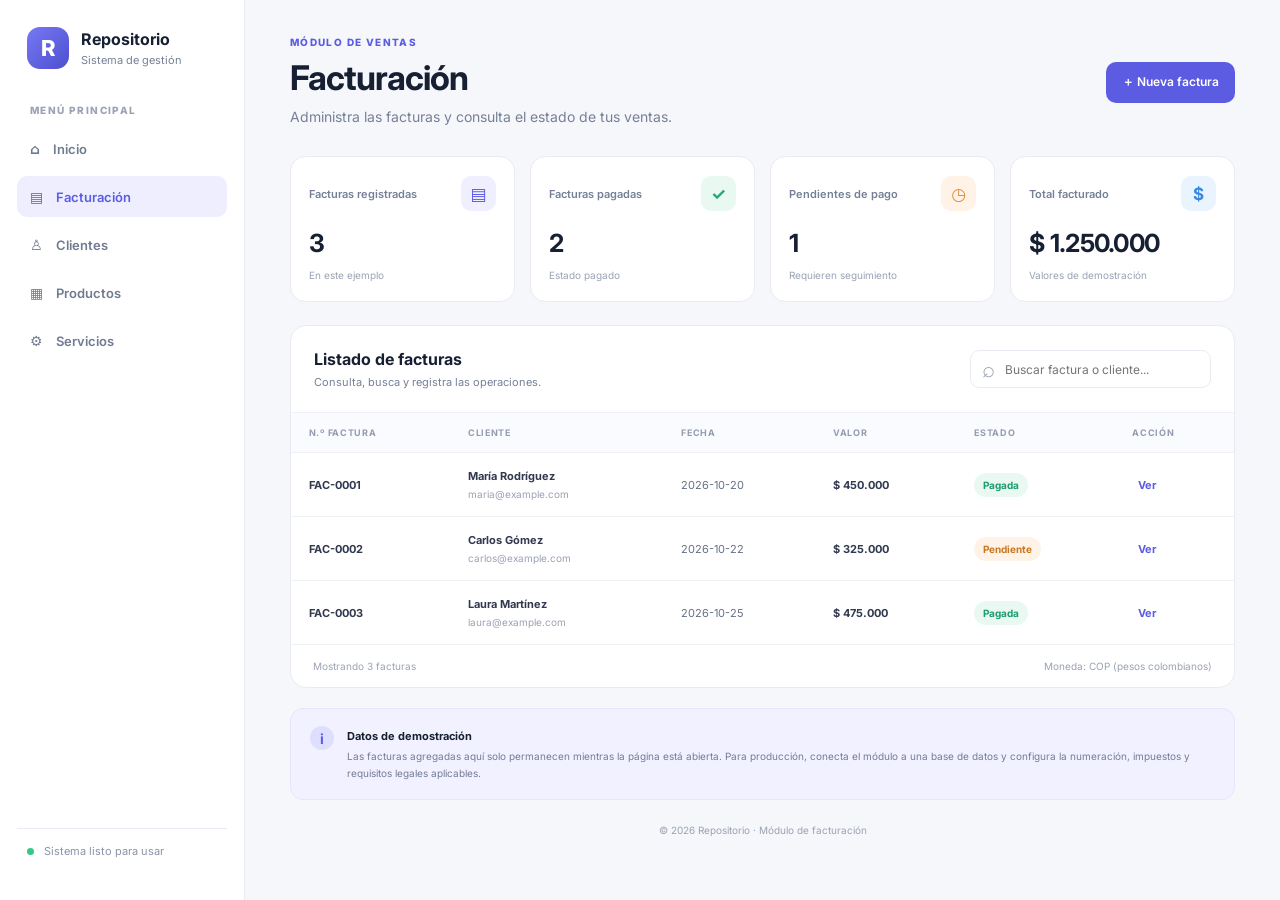
<file: Modules/Billing/index.html>
<!DOCTYPE html>
<html lang="es">
<head>
  <meta charset="UTF-8"><meta name="viewport" content="width=device-width, initial-scale=1.0">
  <meta name="description" content="Módulo de facturación de Repositorio"><title>Facturación | Repositorio</title>
  <link rel="stylesheet" href="billing.css">
</head>
<body>
  <aside class="sidebar">
    <a class="brand" href="../../index.html"><span class="brand-mark">R</span><span><strong>Repositorio</strong><small>Sistema de gestión</small></span></a>
    <p class="nav-label">MENÚ PRINCIPAL</p>
    <nav aria-label="Navegación principal">
      <a class="nav-link" href="../../index.html">⌂ <span>Inicio</span></a>
      <a class="nav-link active" href="index.html">▤ <span>Facturación</span></a>
      <a class="nav-link" href="../Customers/index.html">♙ <span>Clientes</span></a>
      <a class="nav-link" href="../Products/index.html">▦ <span>Productos</span></a>
      <a class="nav-link" href="../Services/index.html">⚙ <span>Servicios</span></a>
    </nav>
    <div class="sidebar-footer"><i></i> Sistema listo para usar</div>
  </aside>
  <main class="main-content">
    <header class="topbar"><div><p class="eyebrow">MÓDULO DE VENTAS</p><h1>Facturación</h1><p class="subtitle">Administra las facturas y consulta el estado de tus ventas.</p></div><button class="primary-button" id="openForm">＋ Nueva factura</button></header>
    <section class="stats-grid">
      <article class="stat-card"><div class="stat-top"><span>Facturas registradas</span><b class="icon purple">▤</b></div><strong class="stat-value" id="invoiceCount">3</strong><small>En este ejemplo</small></article>
      <article class="stat-card"><div class="stat-top"><span>Facturas pagadas</span><b class="icon green">✓</b></div><strong class="stat-value" id="paidCount">2</strong><small>Estado pagado</small></article>
      <article class="stat-card"><div class="stat-top"><span>Pendientes de pago</span><b class="icon orange">◷</b></div><strong class="stat-value" id="pendingCount">1</strong><small>Requieren seguimiento</small></article>
      <article class="stat-card"><div class="stat-top"><span>Total facturado</span><b class="icon blue">$</b></div><strong class="stat-value" id="totalBilled">$ 1.250.000</strong><small>Valores de demostración</small></article>
    </section>
    <section class="content-card">
      <div class="section-heading"><div><h2>Listado de facturas</h2><p>Consulta, busca y registra las operaciones.</p></div><label class="search-box">⌕ <input id="searchInput" type="search" placeholder="Buscar factura o cliente..." aria-label="Buscar factura o cliente"></label></div>
      <div class="table-wrap"><table><thead><tr><th>N.º FACTURA</th><th>CLIENTE</th><th>FECHA</th><th>VALOR</th><th>ESTADO</th><th>ACCIÓN</th></tr></thead><tbody id="invoiceTable">
        <tr data-number="FAC-0001" data-customer="María Rodríguez" data-date="2026-10-20" data-amount="450000" data-status="paid"><td><strong>FAC-0001</strong></td><td><strong>María Rodríguez</strong><small>maria@example.com</small></td><td>2026-10-20</td><td class="amount">$ 450.000</td><td><span class="status paid">Pagada</span></td><td><button class="text-button view-button">Ver</button></td></tr>
        <tr data-number="FAC-0002" data-customer="Carlos Gómez" data-date="2026-10-22" data-amount="325000" data-status="pending"><td><strong>FAC-0002</strong></td><td><strong>Carlos Gómez</strong><small>carlos@example.com</small></td><td>2026-10-22</td><td class="amount">$ 325.000</td><td><span class="status pending">Pendiente</span></td><td><button class="text-button view-button">Ver</button></td></tr>
        <tr data-number="FAC-0003" data-customer="Laura Martínez" data-date="2026-10-25" data-amount="475000" data-status="paid"><td><strong>FAC-0003</strong></td><td><strong>Laura Martínez</strong><small>laura@example.com</small></td><td>2026-10-25</td><td class="amount">$ 475.000</td><td><span class="status paid">Pagada</span></td><td><button class="text-button view-button">Ver</button></td></tr>
      </tbody></table></div><div class="table-footer"><span id="tableSummary">Mostrando 3 facturas</span><span>Moneda: COP (pesos colombianos)</span></div>
    </section>
    <section class="info-panel"><b>i</b><div><strong>Datos de demostración</strong><p>Las facturas agregadas aquí solo permanecen mientras la página está abierta. Para producción, conecta el módulo a una base de datos y configura la numeración, impuestos y requisitos legales aplicables.</p></div></section>
    <footer class="footer">© 2026 Repositorio · Módulo de facturación</footer>
  </main>
  <dialog id="invoiceDialog"><form id="invoiceForm"><div class="dialog-heading"><div><p class="eyebrow">NUEVO REGISTRO</p><h2>Crear factura</h2></div><button type="button" class="close-button" id="closeForm">×</button></div>
    <label>Nombre del cliente<input name="customer" required maxlength="100" placeholder="Ej. Andrea Pérez"></label><div class="form-row"><label>Fecha<input name="date" type="date" required></label><label>Valor (COP)<input name="amount" type="number" min="1" step="1" required placeholder="150000"></label></div><label>Estado de pago<select name="status"><option value="pending">Pendiente</option><option value="paid">Pagada</option></select></label><div class="dialog-actions"><button type="button" class="secondary-button" id="cancelForm">Cancelar</button><button type="submit" class="primary-button">Guardar factura</button></div>
  </form></dialog>
  <dialog id="detailDialog"><div class="dialog-heading"><div><p class="eyebrow">DETALLE</p><h2>Información de factura</h2></div><button type="button" class="close-button" id="closeDetail">×</button></div><div id="detailContent"></div></dialog>
  <script>
    const table=document.getElementById('invoiceTable'), form=document.getElementById('invoiceForm'), dialog=document.getElementById('invoiceDialog'), detail=document.getElementById('detailDialog');
    const money=n=>new Intl.NumberFormat('es-CO',{style:'currency',currency:'COP',maximumFractionDigits:0}).format(n);
    document.getElementById('openForm').onclick=()=>{form.reset();form.elements.date.value=new Date().toISOString().slice(0,10);dialog.showModal()};
    ['closeForm','cancelForm'].forEach(id=>document.getElementById(id).onclick=()=>dialog.close());document.getElementById('closeDetail').onclick=()=>detail.close();
    function update(){const rows=[...table.querySelectorAll('tr')],paid=rows.filter(r=>r.dataset.status==='paid').length,total=rows.reduce((s,r)=>s+Number(r.dataset.amount),0);document.getElementById('invoiceCount').textContent=rows.length;document.getElementById('paidCount').textContent=paid;document.getElementById('pendingCount').textContent=rows.length-paid;document.getElementById('totalBilled').textContent=money(total);}
    function attachView(btn){btn.onclick=()=>{const r=btn.closest('tr');document.getElementById('detailContent').innerHTML='';[['Número',r.dataset.number],['Cliente',r.dataset.customer],['Fecha',r.dataset.date],['Valor',money(Number(r.dataset.amount))],['Estado',r.dataset.status==='paid'?'Pagada':'Pendiente']].forEach(([label,value])=>{const p=document.createElement('p');p.className='detail-row';const s=document.createElement('span'),b=document.createElement('strong');s.textContent=label;b.textContent=value;p.append(s,b);document.getElementById('detailContent').append(p)});detail.showModal()}}
    document.querySelectorAll('.view-button').forEach(attachView);
    form.onsubmit=e=>{e.preventDefault();const d=new FormData(form),customer=String(d.get('customer')).trim(),date=String(d.get('date')),amount=Number(d.get('amount')),status=String(d.get('status'));if(!customer||!date||amount<=0)return;const number='FAC-'+String(table.rows.length+1).padStart(4,'0'),row=document.createElement('tr');Object.assign(row.dataset,{number,customer,date,amount:String(amount),status});const values=[number,customer,date,money(amount),status==='paid'?'Pagada':'Pendiente'];values.forEach((value,i)=>{const td=document.createElement('td');if(i===0){const b=document.createElement('strong');b.textContent=value;td.append(b)}else if(i===1){const b=document.createElement('strong'),small=document.createElement('small');b.textContent=value;small.textContent='Sin correo registrado';td.append(b,small)}else if(i===3){td.className='amount';td.textContent=value}else if(i===4){const badge=document.createElement('span');badge.className='status '+status;badge.textContent=value;td.append(badge)}else td.textContent=value;row.append(td)});const action=document.createElement('td'),btn=document.createElement('button');btn.type='button';btn.className='text-button view-button';btn.textContent='Ver';action.append(btn);row.append(action);table.append(row);attachView(btn);dialog.close();update();filterRows()};
    function filterRows(){const q=document.getElementById('searchInput').value.toLocaleLowerCase('es');let shown=0;[...table.rows].forEach(r=>{r.hidden=!r.innerText.toLocaleLowerCase('es').includes(q);if(!r.hidden)shown++});document.getElementById('tableSummary').textContent=`Mostrando ${shown} de ${table.rows.length} facturas`};document.getElementById('searchInput').addEventListener('input',filterRows);update();
  </script>
</body></html>
</file>
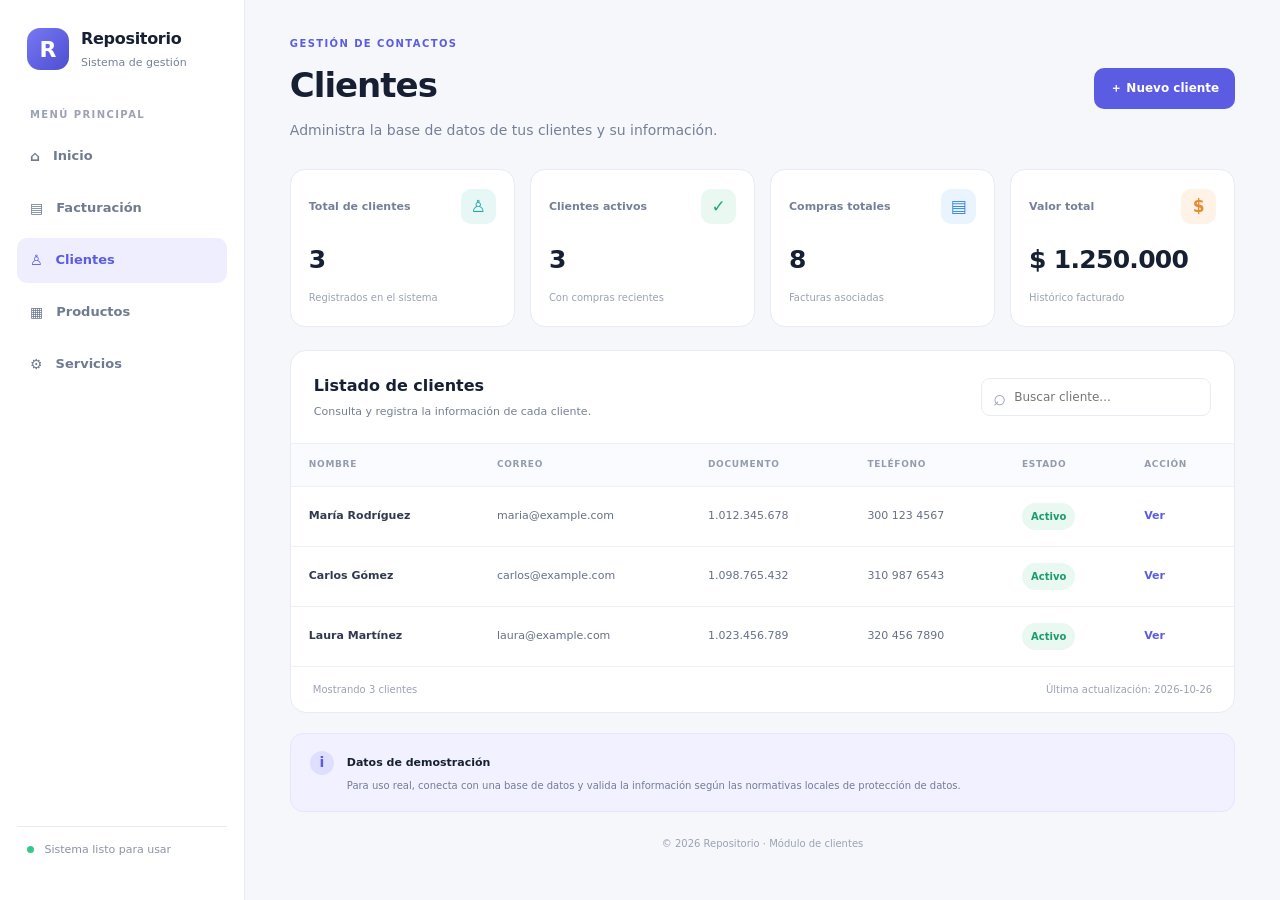
<file: Modules/Customers/index.html>
<!DOCTYPE html>
<html lang="es">
<head>
  <meta charset="UTF-8">
  <meta name="viewport" content="width=device-width, initial-scale=1.0">
  <meta name="description" content="Módulo de clientes de Repositorio">
  <title>Clientes | Repositorio</title>
  <link rel="stylesheet" href="customers.css">
</head>
<body>
  <aside class="sidebar">
    <a class="brand" href="../../index.html">
      <span class="brand-mark">R</span>
      <span><strong>Repositorio</strong><small>Sistema de gestión</small></span>
    </a>
    <p class="nav-label">MENÚ PRINCIPAL</p>
    <nav aria-label="Navegación principal">
      <a class="nav-link" href="../../index.html">⌂ <span>Inicio</span></a>
      <a class="nav-link" href="../Billing/index.html">▤ <span>Facturación</span></a>
      <a class="nav-link active" href="index.html">♙ <span>Clientes</span></a>
      <a class="nav-link" href="../Products/index.html">▦ <span>Productos</span></a>
      <a class="nav-link" href="../Services/index.html">⚙ <span>Servicios</span></a>
    </nav>
    <div class="sidebar-footer"><i></i> Sistema listo para usar</div>
  </aside>

  <main class="main-content">
    <header class="topbar">
      <div>
        <p class="eyebrow">GESTIÓN DE CONTACTOS</p>
        <h1>Clientes</h1>
        <p class="subtitle">Administra la base de datos de tus clientes y su información.</p>
      </div>
      <a href="#agregar" class="primary-button">＋ Nuevo cliente</a>
    </header>

    <section class="stats-grid">
      <article class="stat-card">
        <div class="stat-top">
          <span>Total de clientes</span>
          <b class="icon teal">♙</b>
        </div>
        <strong class="stat-value">3</strong>
        <small>Registrados en el sistema</small>
      </article>
      <article class="stat-card">
        <div class="stat-top">
          <span>Clientes activos</span>
          <b class="icon green">✓</b>
        </div>
        <strong class="stat-value">3</strong>
        <small>Con compras recientes</small>
      </article>
      <article class="stat-card">
        <div class="stat-top">
          <span>Compras totales</span>
          <b class="icon blue">▤</b>
        </div>
        <strong class="stat-value">8</strong>
        <small>Facturas asociadas</small>
      </article>
      <article class="stat-card">
        <div class="stat-top">
          <span>Valor total</span>
          <b class="icon orange">$</b>
        </div>
        <strong class="stat-value">$ 1.250.000</strong>
        <small>Histórico facturado</small>
      </article>
    </section>

    <section class="content-card">
      <div class="section-heading">
        <div>
          <h2>Listado de clientes</h2>
          <p>Consulta y registra la información de cada cliente.</p>
        </div>
        <div class="search-box">
          <span>⌕</span>
          <input type="text" placeholder="Buscar cliente..." aria-label="Buscar cliente">
        </div>
      </div>

      <div class="table-wrap">
        <table>
          <thead>
            <tr>
              <th>NOMBRE</th>
              <th>CORREO</th>
              <th>DOCUMENTO</th>
              <th>TELÉFONO</th>
              <th>ESTADO</th>
              <th>ACCIÓN</th>
            </tr>
          </thead>
          <tbody>
            <tr>
              <td><strong>María Rodríguez</strong></td>
              <td>maria@example.com</td>
              <td>1.012.345.678</td>
              <td>300 123 4567</td>
              <td><span class="status active">Activo</span></td>
              <td><a href="#detalle-1" class="text-button">Ver</a></td>
            </tr>
            <tr>
              <td><strong>Carlos Gómez</strong></td>
              <td>carlos@example.com</td>
              <td>1.098.765.432</td>
              <td>310 987 6543</td>
              <td><span class="status active">Activo</span></td>
              <td><a href="#detalle-2" class="text-button">Ver</a></td>
            </tr>
            <tr>
              <td><strong>Laura Martínez</strong></td>
              <td>laura@example.com</td>
              <td>1.023.456.789</td>
              <td>320 456 7890</td>
              <td><span class="status active">Activo</span></td>
              <td><a href="#detalle-3" class="text-button">Ver</a></td>
            </tr>
          </tbody>
        </table>
      </div>

      <div class="table-footer">
        <span>Mostrando 3 clientes</span>
        <span>Última actualización: 2026-10-26</span>
      </div>
    </section>

    <section class="info-panel">
      <b>i</b>
      <div>
        <strong>Datos de demostración</strong>
        <p>Para uso real, conecta con una base de datos y valida la información según las normativas locales de protección de datos.</p>
      </div>
    </section>

    <footer class="footer">© 2026 Repositorio · Módulo de clientes</footer>
  </main>

  <!-- Modal Agregar Cliente -->
  <div class="modal-container" id="agregar">
    <div class="modal-overlay"></div>
    <div class="modal-box">
      <div class="dialog-heading">
        <div>
          <p class="eyebrow">NUEVO REGISTRO</p>
          <h2>Agregar cliente</h2>
        </div>
        <a href="#" class="close-button">×</a>
      </div>
      <form>
        <label>
          Nombre completo
          <input type="text" required maxlength="100" placeholder="Ej. Andrea Pérez">
        </label>
        <div class="form-row">
          <label>
            Correo electrónico
            <input type="email" required placeholder="correo@ejemplo.com">
          </label>
          <label>
            Documento
            <input type="text" required maxlength="20" placeholder="NIT / Cédula">
          </label>
        </div>
        <div class="form-row">
          <label>
            Teléfono
            <input type="text" maxlength="20" placeholder="3XX XXX XXXX">
          </label>
          <label>
            Estado
            <select>
              <option value="active">Activo</option>
              <option value="inactive">Inactivo</option>
            </select>
          </label>
        </div>
        <div class="dialog-actions">
          <a href="#" class="secondary-button">Cancelar</a>
          <button type="submit" class="primary-button">Guardar cliente</button>
        </div>
      </form>
    </div>
  </div>

  <!-- Modal Detalle 1 -->
  <div class="modal-container" id="detalle-1">
    <div class="modal-overlay"></div>
    <div class="modal-box">
      <div class="dialog-heading">
        <div>
          <p class="eyebrow">DETALLE</p>
          <h2>Información del cliente</h2>
        </div>
        <a href="#" class="close-button">×</a>
      </div>
      <div class="detail-content">
        <p class="detail-row"><span>Nombre</span><strong>María Rodríguez</strong></p>
        <p class="detail-row"><span>Correo</span><strong>maria@example.com</strong></p>
        <p class="detail-row"><span>Documento</span><strong>1.012.345.678</strong></p>
        <p class="detail-row"><span>Teléfono</span><strong>300 123 4567</strong></p>
        <p class="detail-row"><span>Estado</span><strong>Activo</strong></p>
      </div>
    </div>
  </div>

  <!-- Modal Detalle 2 -->
  <div class="modal-container" id="detalle-2">
    <div class="modal-overlay"></div>
    <div class="modal-box">
      <div class="dialog-heading">
        <div>
          <p class="eyebrow">DETALLE</p>
          <h2>Información del cliente</h2>
        </div>
        <a href="#" class="close-button">×</a>
      </div>
      <div class="detail-content">
        <p class="detail-row"><span>Nombre</span><strong>Carlos Gómez</strong></p>
        <p class="detail-row"><span>Correo</span><strong>carlos@example.com</strong></p>
        <p class="detail-row"><span>Documento</span><strong>1.098.765.432</strong></p>
        <p class="detail-row"><span>Teléfono</span><strong>310 987 6543</strong></p>
        <p class="detail-row"><span>Estado</span><strong>Activo</strong></p>
      </div>
    </div>
  </div>

  <!-- Modal Detalle 3 -->
  <div class="modal-container" id="detalle-3">
    <div class="modal-overlay"></div>
    <div class="modal-box">
      <div class="dialog-heading">
        <div>
          <p class="eyebrow">DETALLE</p>
          <h2>Información del cliente</h2>
        </div>
        <a href="#" class="close-button">×</a>
      </div>
      <div class="detail-content">
        <p class="detail-row"><span>Nombre</span><strong>Laura Martínez</strong></p>
        <p class="detail-row"><span>Correo</span><strong>laura@example.com</strong></p>
        <p class="detail-row"><span>Documento</span><strong>1.023.456.789</strong></p>
        <p class="detail-row"><span>Teléfono</span><strong>320 456 7890</strong></p>
        <p class="detail-row"><span>Estado</span><strong>Activo</strong></p>
      </div>
    </div>
  </div>
</body>
</html>
</file>
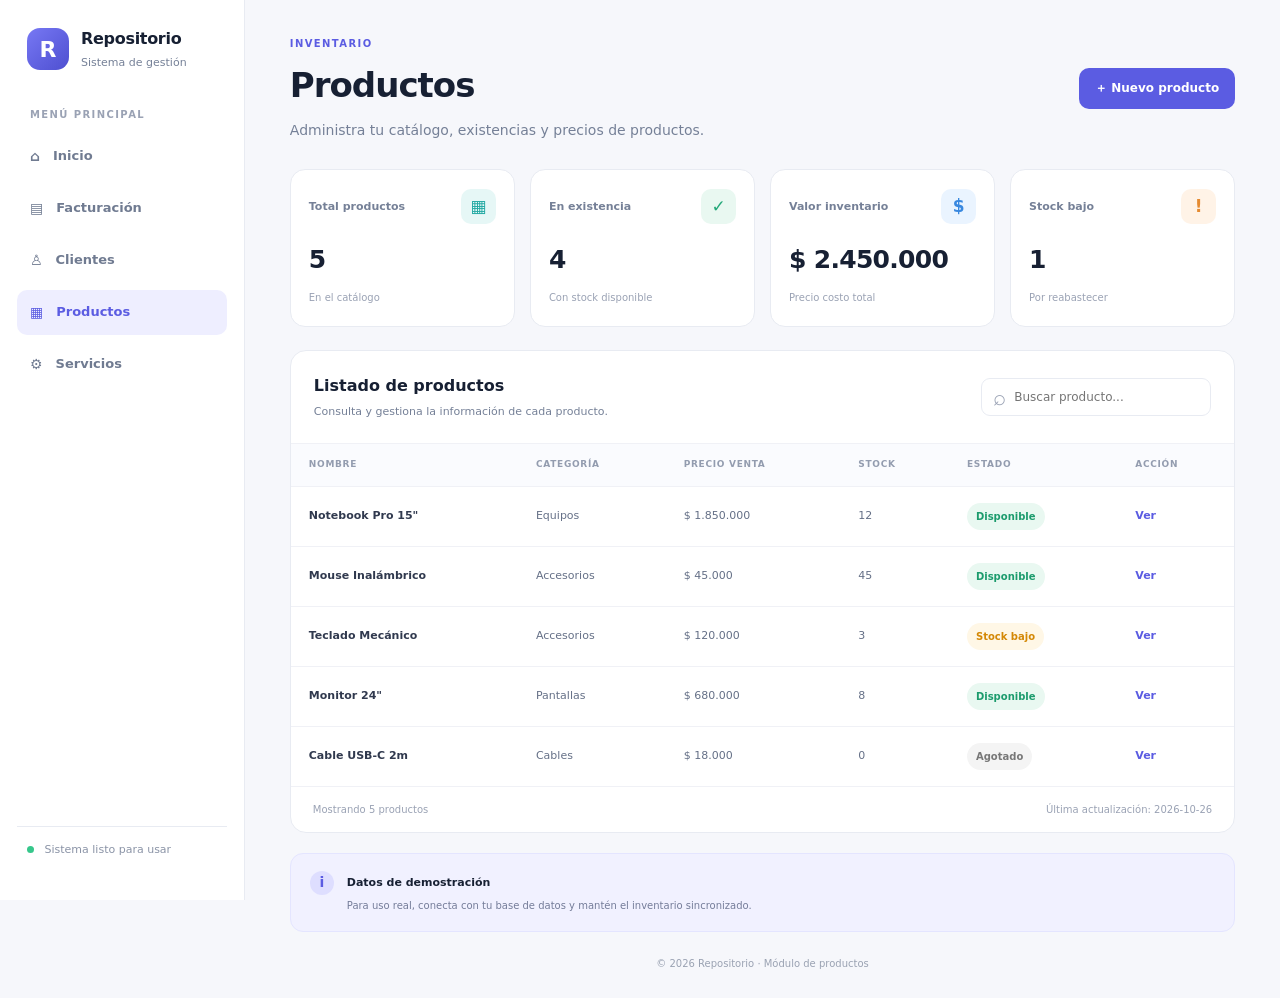
<file: Modules/Products/index.html>
<!DOCTYPE html>
<html lang="es">
<head>
  <meta charset="UTF-8">
  <meta name="viewport" content="width=device-width, initial-scale=1.0">
  <meta name="description" content="Módulo de productos de Repositorio">
  <title>Productos | Repositorio</title>
  <link rel="stylesheet" href="products.css">
</head>
<body>
  <aside class="sidebar">
    <a class="brand" href="../../index.html">
      <span class="brand-mark">R</span>
      <span><strong>Repositorio</strong><small>Sistema de gestión</small></span>
    </a>
    <p class="nav-label">MENÚ PRINCIPAL</p>
    <nav aria-label="Navegación principal">
      <a class="nav-link" href="../../index.html">⌂ <span>Inicio</span></a>
      <a class="nav-link" href="../Billing/index.html">▤ <span>Facturación</span></a>
      <a class="nav-link" href="../Customers/index.html">♙ <span>Clientes</span></a>
      <a class="nav-link active" href="index.html">▦ <span>Productos</span></a>
      <a class="nav-link" href="../Services/index.html">⚙ <span>Servicios</span></a>
    </nav>
    <div class="sidebar-footer"><i></i> Sistema listo para usar</div>
  </aside>

  <main class="main-content">
    <header class="topbar">
      <div>
        <p class="eyebrow">INVENTARIO</p>
        <h1>Productos</h1>
        <p class="subtitle">Administra tu catálogo, existencias y precios de productos.</p>
      </div>
      <a href="#agregar" class="primary-button">＋ Nuevo producto</a>
    </header>

    <section class="stats-grid">
      <article class="stat-card">
        <div class="stat-top">
          <span>Total productos</span>
          <b class="icon teal">▦</b>
        </div>
        <strong class="stat-value">5</strong>
        <small>En el catálogo</small>
      </article>
      <article class="stat-card">
        <div class="stat-top">
          <span>En existencia</span>
          <b class="icon green">✓</b>
        </div>
        <strong class="stat-value">4</strong>
        <small>Con stock disponible</small>
      </article>
      <article class="stat-card">
        <div class="stat-top">
          <span>Valor inventario</span>
          <b class="icon blue">$</b>
        </div>
        <strong class="stat-value">$ 2.450.000</strong>
        <small>Precio costo total</small>
      </article>
      <article class="stat-card">
        <div class="stat-top">
          <span>Stock bajo</span>
          <b class="icon orange">!</b>
        </div>
        <strong class="stat-value">1</strong>
        <small>Por reabastecer</small>
      </article>
    </section>

    <section class="content-card">
      <div class="section-heading">
        <div>
          <h2>Listado de productos</h2>
          <p>Consulta y gestiona la información de cada producto.</p>
        </div>
        <div class="search-box">
          <span>⌕</span>
          <input type="text" placeholder="Buscar producto..." aria-label="Buscar producto">
        </div>
      </div>

      <div class="table-wrap">
        <table>
          <thead>
            <tr>
              <th>NOMBRE</th>
              <th>CATEGORÍA</th>
              <th>PRECIO VENTA</th>
              <th>STOCK</th>
              <th>ESTADO</th>
              <th>ACCIÓN</th>
            </tr>
          </thead>
          <tbody>
            <tr>
              <td><strong>Notebook Pro 15"</strong></td>
              <td>Equipos</td>
              <td>$ 1.850.000</td>
              <td>12</td>
              <td><span class="status active">Disponible</span></td>
              <td><a href="#detalle-1" class="text-button">Ver</a></td>
            </tr>
            <tr>
              <td><strong>Mouse Inalámbrico</strong></td>
              <td>Accesorios</td>
              <td>$ 45.000</td>
              <td>45</td>
              <td><span class="status active">Disponible</span></td>
              <td><a href="#detalle-2" class="text-button">Ver</a></td>
            </tr>
            <tr>
              <td><strong>Teclado Mecánico</strong></td>
              <td>Accesorios</td>
              <td>$ 120.000</td>
              <td>3</td>
              <td><span class="status warning">Stock bajo</span></td>
              <td><a href="#detalle-3" class="text-button">Ver</a></td>
            </tr>
            <tr>
              <td><strong>Monitor 24"</strong></td>
              <td>Pantallas</td>
              <td>$ 680.000</td>
              <td>8</td>
              <td><span class="status active">Disponible</span></td>
              <td><a href="#detalle-4" class="text-button">Ver</a></td>
            </tr>
            <tr>
              <td><strong>Cable USB-C 2m</strong></td>
              <td>Cables</td>
              <td>$ 18.000</td>
              <td>0</td>
              <td><span class="status inactive">Agotado</span></td>
              <td><a href="#detalle-5" class="text-button">Ver</a></td>
            </tr>
          </tbody>
        </table>
      </div>

      <div class="table-footer">
        <span>Mostrando 5 productos</span>
        <span>Última actualización: 2026-10-26</span>
      </div>
    </section>

    <section class="info-panel">
      <b>i</b>
      <div>
        <strong>Datos de demostración</strong>
        <p>Para uso real, conecta con tu base de datos y mantén el inventario sincronizado.</p>
      </div>
    </section>

    <footer class="footer">© 2026 Repositorio · Módulo de productos</footer>
  </main>

  <!-- Modal Agregar Producto -->
  <div class="modal-container" id="agregar">
    <a href="#" class="modal-overlay"></a>
    <div class="modal-box">
      <div class="dialog-heading">
        <div>
          <p class="eyebrow">NUEVO REGISTRO</p>
          <h2>Agregar producto</h2>
        </div>
        <a href="#" class="close-button">×</a>
      </div>
      <form>
        <label>
          Nombre del producto
          <input type="text" required maxlength="100" placeholder="Ej. Impresora Láser">
        </label>
        <div class="form-row">
          <label>
            Categoría
            <select>
              <option>Equipos</option>
              <option>Accesorios</option>
              <option>Pantallas</option>
              <option>Cables</option>
              <option>Otros</option>
            </select>
          </label>
          <label>
            Código / Referencia
            <input type="text" maxlength="30" placeholder="REF-001">
          </label>
        </div>
        <div class="form-row">
          <label>
            Precio de compra
            <input type="text" required placeholder="$ 0">
          </label>
          <label>
            Precio de venta
            <input type="text" required placeholder="$ 0">
          </label>
        </div>
        <div class="form-row">
          <label>
            Stock inicial
            <input type="number" min="0" value="0">
          </label>
          <label>
            Estado
            <select>
              <option value="active">Disponible</option>
              <option value="warning">Stock bajo</option>
              <option value="inactive">Inactivo</option>
            </select>
          </label>
        </div>
        <label>
          Descripción
          <input type="text" maxlength="200" placeholder="Breve descripción del producto">
        </label>
        <div class="dialog-actions">
          <a href="#" class="secondary-button">Cancelar</a>
          <button type="submit" class="primary-button">Guardar producto</button>
        </div>
      </form>
    </div>
  </div>

  <!-- Modal Detalle 1 -->
  <div class="modal-container" id="detalle-1">
    <a href="#" class="modal-overlay"></a>
    <div class="modal-box">
      <div class="dialog-heading">
        <div>
          <p class="eyebrow">DETALLE</p>
          <h2>Información del producto</h2>
        </div>
        <a href="#" class="close-button">×</a>
      </div>
      <div class="detail-content">
        <p class="detail-row"><span>Nombre</span><strong>Notebook Pro 15"</strong></p>
        <p class="detail-row"><span>Categoría</span><strong>Equipos</strong></p>
        <p class="detail-row"><span>Precio venta</span><strong>$ 1.850.000</strong></p>
        <p class="detail-row"><span>Stock</span><strong>12 unidades</strong></p>
        <p class="detail-row"><span>Estado</span><strong>Disponible</strong></p>
      </div>
    </div>
  </div>

  <!-- Modal Detalle 2 -->
  <div class="modal-container" id="detalle-2">
    <a href="#" class="modal-overlay"></a>
    <div class="modal-box">
      <div class="dialog-heading">
        <div>
          <p class="eyebrow">DETALLE</p>
          <h2>Información del producto</h2>
        </div>
        <a href="#" class="close-button">×</a>
      </div>
      <div class="detail-content">
        <p class="detail-row"><span>Nombre</span><strong>Mouse Inalámbrico</strong></p>
        <p class="detail-row"><span>Categoría</span><strong>Accesorios</strong></p>
        <p class="detail-row"><span>Precio venta</span><strong>$ 45.000</strong></p>
        <p class="detail-row"><span>Stock</span><strong>45 unidades</strong></p>
        <p class="detail-row"><span>Estado</span><strong>Disponible</strong></p>
      </div>
    </div>
  </div>

  <!-- Modal Detalle 3 -->
  <div class="modal-container" id="detalle-3">
    <a href="#" class="modal-overlay"></a>
    <div class="modal-box">
      <div class="dialog-heading">
        <div>
          <p class="eyebrow">DETALLE</p>
          <h2>Información del producto</h2>
        </div>
        <a href="#" class="close-button">×</a>
      </div>
      <div class="detail-content">
        <p class="detail-row"><span>Nombre</span><strong>Teclado Mecánico</strong></p>
        <p class="detail-row"><span>Categoría</span><strong>Accesorios</strong></p>
        <p class="detail-row"><span>Precio venta</span><strong>$ 120.000</strong></p>
        <p class="detail-row"><span>Stock</span><strong>3 unidades</strong></p>
        <p class="detail-row"><span>Estado</span><strong>Stock bajo</strong></p>
      </div>
    </div>
  </div>

  <!-- Modal Detalle 4 -->
  <div class="modal-container" id="detalle-4">
    <a href="#" class="modal-overlay"></a>
    <div class="modal-box">
      <div class="dialog-heading">
        <div>
          <p class="eyebrow">DETALLE</p>
          <h2>Información del producto</h2>
        </div>
        <a href="#" class="close-button">×</a>
      </div>
      <div class="detail-content">
        <p class="detail-row"><span>Nombre</span><strong>Monitor 24"</strong></p>
        <p class="detail-row"><span>Categoría</span><strong>Pantallas</strong></p>
        <p class="detail-row"><span>Precio venta</span><strong>$ 680.000</strong></p>
        <p class="detail-row"><span>Stock</span><strong>8 unidades</strong></p>
        <p class="detail-row"><span>Estado</span><strong>Disponible</strong></p>
      </div>
    </div>
  </div>

  <!-- Modal Detalle 5 -->
  <div class="modal-container" id="detalle-5">
    <a href="#" class="modal-overlay"></a>
    <div class="modal-box">
      <div class="dialog-heading">
        <div>
          <p class="eyebrow">DETALLE</p>
          <h2>Información del producto</h2>
        </div>
        <a href="#" class="close-button">×</a>
      </div>
      <div class="detail-content">
        <p class="detail-row"><span>Nombre</span><strong>Cable USB-C 2m</strong></p>
        <p class="detail-row"><span>Categoría</span><strong>Cables</strong></p>
        <p class="detail-row"><span>Precio venta</span><strong>$ 18.000</strong></p>
        <p class="detail-row"><span>Stock</span><strong>0 unidades</strong></p>
        <p class="detail-row"><span>Estado</span><strong>Agotado</strong></p>
      </div>
    </div>
  </div>
</body>
</html>
</file>
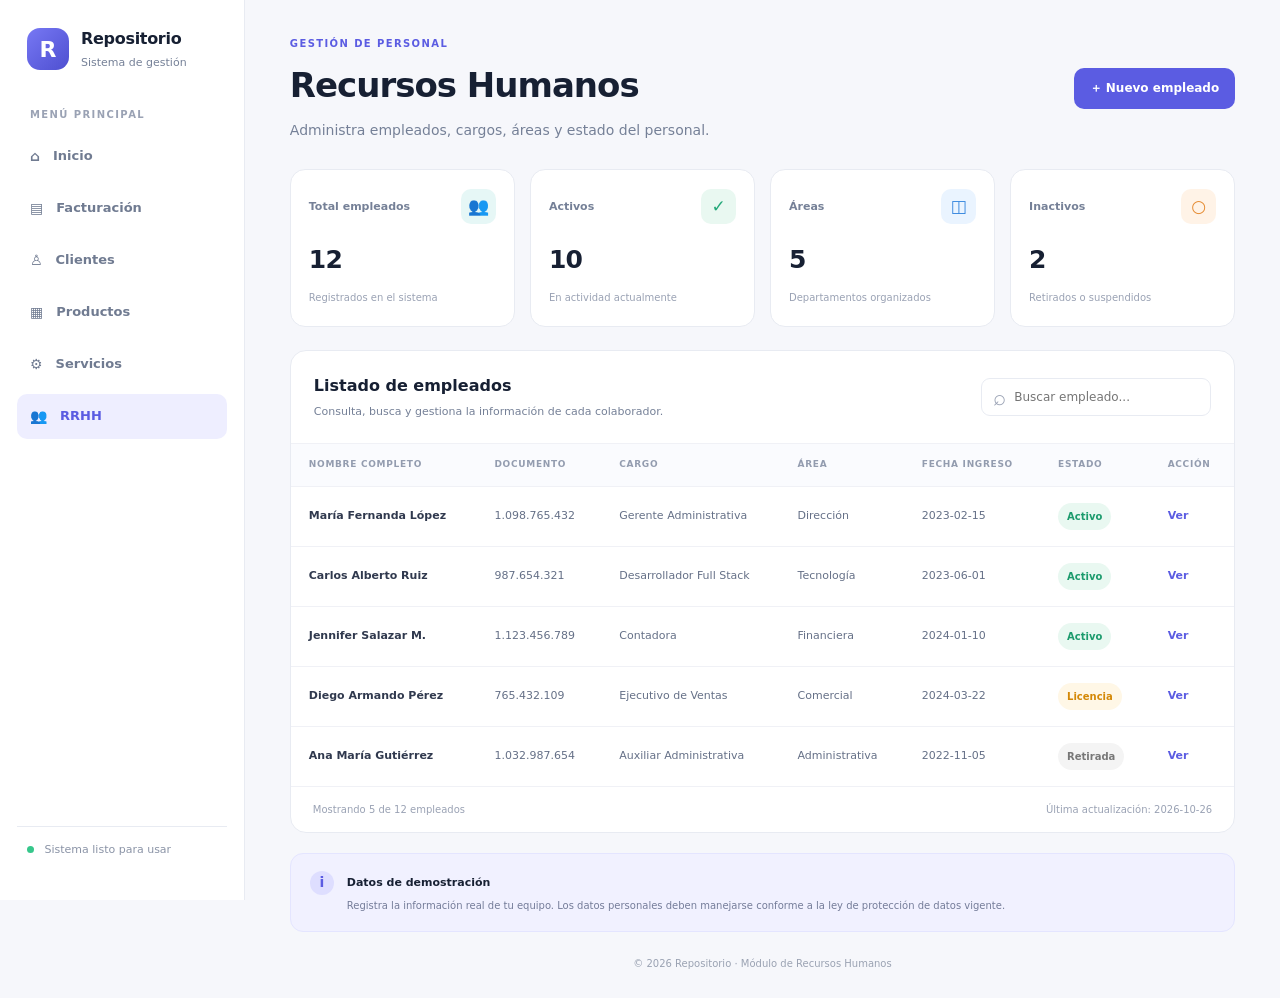
<file: Modules/rrhh/index.html>
<!DOCTYPE html>
<html lang="es">
<head>
  <meta charset="UTF-8">
  <meta name="viewport" content="width=device-width, initial-scale=1.0">
  <meta name="description" content="Módulo de Recursos Humanos - Repositorio">
  <title>Recursos Humanos | Repositorio</title>
  <link rel="stylesheet" href="recursos.css">
</head>
<body>
  <aside class="sidebar">
    <a class="brand" href="../../index.html">
      <span class="brand-mark">R</span>
      <span><strong>Repositorio</strong><small>Sistema de gestión</small></span>
    </a>
    <p class="nav-label">MENÚ PRINCIPAL</p>
    <nav aria-label="Navegación principal">
      <a class="nav-link" href="../../index.html">⌂ <span>Inicio</span></a>
      <a class="nav-link" href="../Billing/index.html">▤ <span>Facturación</span></a>
      <a class="nav-link" href="../Customers/index.html">♙ <span>Clientes</span></a>
      <a class="nav-link" href="../Products/index.html">▦ <span>Productos</span></a>
      <a class="nav-link" href="../Services/index.html">⚙ <span>Servicios</span></a>
      <a class="nav-link active" href="index.html">👥 <span>RRHH</span></a>
    </nav>
    <div class="sidebar-footer"><i></i> Sistema listo para usar</div>
  </aside>

  <main class="main-content">
    <header class="topbar">
      <div>
        <p class="eyebrow">GESTIÓN DE PERSONAL</p>
        <h1>Recursos Humanos</h1>
        <p class="subtitle">Administra empleados, cargos, áreas y estado del personal.</p>
      </div>
      <a href="#agregar" class="primary-button">＋ Nuevo empleado</a>
    </header>

    <section class="stats-grid">
      <article class="stat-card">
        <div class="stat-top">
          <span>Total empleados</span>
          <b class="icon teal">👥</b>
        </div>
        <strong class="stat-value">12</strong>
        <small>Registrados en el sistema</small>
      </article>
      <article class="stat-card">
        <div class="stat-top">
          <span>Activos</span>
          <b class="icon green">✓</b>
        </div>
        <strong class="stat-value">10</strong>
        <small>En actividad actualmente</small>
      </article>
      <article class="stat-card">
        <div class="stat-top">
          <span>Áreas</span>
          <b class="icon blue">◫</b>
        </div>
        <strong class="stat-value">5</strong>
        <small>Departamentos organizados</small>
      </article>
      <article class="stat-card">
        <div class="stat-top">
          <span>Inactivos</span>
          <b class="icon orange">○</b>
        </div>
        <strong class="stat-value">2</strong>
        <small>Retirados o suspendidos</small>
      </article>
    </section>

    <section class="content-card">
      <div class="section-heading">
        <div>
          <h2>Listado de empleados</h2>
          <p>Consulta, busca y gestiona la información de cada colaborador.</p>
        </div>
        <div class="search-box">
          <span>⌕</span>
          <input type="text" placeholder="Buscar empleado..." aria-label="Buscar empleado">
        </div>
      </div>

      <div class="table-wrap">
        <table>
          <thead>
            <tr>
              <th>NOMBRE COMPLETO</th>
              <th>DOCUMENTO</th>
              <th>CARGO</th>
              <th>ÁREA</th>
              <th>FECHA INGRESO</th>
              <th>ESTADO</th>
              <th>ACCIÓN</th>
            </tr>
          </thead>
          <tbody>
            <tr>
              <td><strong>María Fernanda López</strong></td>
              <td>1.098.765.432</td>
              <td>Gerente Administrativa</td>
              <td>Dirección</td>
              <td>2023-02-15</td>
              <td><span class="status active">Activo</span></td>
              <td><a href="#detalle-1" class="text-button">Ver</a></td>
            </tr>
            <tr>
              <td><strong>Carlos Alberto Ruiz</strong></td>
              <td>987.654.321</td>
              <td>Desarrollador Full Stack</td>
              <td>Tecnología</td>
              <td>2023-06-01</td>
              <td><span class="status active">Activo</span></td>
              <td><a href="#detalle-2" class="text-button">Ver</a></td>
            </tr>
            <tr>
              <td><strong>Jennifer Salazar M.</strong></td>
              <td>1.123.456.789</td>
              <td>Contadora</td>
              <td>Financiera</td>
              <td>2024-01-10</td>
              <td><span class="status active">Activo</span></td>
              <td><a href="#detalle-3" class="text-button">Ver</a></td>
            </tr>
            <tr>
              <td><strong>Diego Armando Pérez</strong></td>
              <td>765.432.109</td>
              <td>Ejecutivo de Ventas</td>
              <td>Comercial</td>
              <td>2024-03-22</td>
              <td><span class="status warning">Licencia</span></td>
              <td><a href="#detalle-4" class="text-button">Ver</a></td>
            </tr>
            <tr>
              <td><strong>Ana María Gutiérrez</strong></td>
              <td>1.032.987.654</td>
              <td>Auxiliar Administrativa</td>
              <td>Administrativa</td>
              <td>2022-11-05</td>
              <td><span class="status inactive">Retirada</span></td>
              <td><a href="#detalle-5" class="text-button">Ver</a></td>
            </tr>
          </tbody>
        </table>
      </div>

      <div class="table-footer">
        <span>Mostrando 5 de 12 empleados</span>
        <span>Última actualización: 2026-10-26</span>
      </div>
    </section>

    <section class="info-panel">
      <b>i</b>
      <div>
        <strong>Datos de demostración</strong>
        <p>Registra la información real de tu equipo. Los datos personales deben manejarse conforme a la ley de protección de datos vigente.</p>
      </div>
    </section>

    <footer class="footer">© 2026 Repositorio · Módulo de Recursos Humanos</footer>
  </main>

  <!-- Modal Agregar Empleado -->
  <div class="modal-container" id="agregar">
    <a href="#" class="modal-overlay"></a>
    <div class="modal-box">
      <div class="dialog-heading">
        <div>
          <p class="eyebrow">NUEVO REGISTRO</p>
          <h2>Agregar empleado</h2>
        </div>
        <a href="#" class="close-button">×</a>
      </div>
      <form>
        <div class="form-row">
          <label>
            Nombres
            <input type="text" required maxlength="50" placeholder="Nombres">
          </label>
          <label>
            Apellidos
            <input type="text" required maxlength="50" placeholder="Apellidos">
          </label>
        </div>
        <div class="form-row">
          <label>
            Tipo de documento
            <select>
              <option>Cédula de Ciudadanía</option>
              <option>Cédula de Extranjería</option>
              <option>Pasaporte</option>
            </select>
          </label>
          <label>
            Número de documento
            <input type="text" required maxlength="20" placeholder="Sin puntos ni comas">
          </label>
        </div>
        <div class="form-row">
          <label>
            Cargo
            <input type="text" required maxlength="60" placeholder="Nombre del cargo">
          </label>
          <label>
            Área / Departamento
            <select>
              <option>Dirección</option>
              <option>Administrativa</option>
              <option>Financiera</option>
              <option>Comercial</option>
              <option>Tecnología</option>
              <option>Operativa</option>
            </select>
          </label>
        </div>
        <div class="form-row">
          <label>
            Fecha de ingreso
            <input type="date" required>
          </label>
          <label>
            Estado
            <select>
              <option value="active">Activo</option>
              <option value="warning">Licencia / Incapacidad</option>
              <option value="inactive">Inactivo / Retirado</option>
            </select>
          </label>
        </div>
        <label>
            Correo electrónico
            <input type="email" maxlength="100" placeholder="correo@empresa.com">
        </label>
        <label>
            Teléfono / Contacto
            <input type="tel" maxlength="20" placeholder="Número de teléfono">
        </label>
        <div class="dialog-actions">
          <a href="#" class="secondary-button">Cancelar</a>
          <button type="submit" class="primary-button">Guardar empleado</button>
        </div>
      </form>
    </div>
  </div>

  <!-- Modal Detalle 1 -->
  <div class="modal-container" id="detalle-1">
    <a href="#" class="modal-overlay"></a>
    <div class="modal-box">
      <div class="dialog-heading">
        <div>
          <p class="eyebrow">FICHA DEL COLABORADOR</p>
          <h2>María Fernanda López</h2>
        </div>
        <a href="#" class="close-button">×</a>
      </div>
      <div class="detail-content">
        <p class="detail-row"><span>Documento</span><strong>1.098.765.432</strong></p>
        <p class="detail-row"><span>Cargo</span><strong>Gerente Administrativa</strong></p>
        <p class="detail-row"><span>Área</span><strong>Dirección</strong></p>
        <p class="detail-row"><span>Fecha de ingreso</span><strong>15 de febrero de 2023</strong></p>
        <p class="detail-row"><span>Estado</span><strong class="status active">Activo</strong></p>
      </div>
    </div>
  </div>

  <!-- Modal Detalle 2 -->
  <div class="modal-container" id="detalle-2">
    <a href="#" class="modal-overlay"></a>
    <div class="modal-box">
      <div class="dialog-heading">
        <div>
          <p class="eyebrow">FICHA DEL COLABORADOR</p>
          <h2>Carlos Alberto Ruiz</h2>
        </div>
        <a href="#" class="close-button">×</a>
      </div>
      <div class="detail-content">
        <p class="detail-row"><span>Documento</span><strong>987.654.321</strong></p>
        <p class="detail-row"><span>Cargo</span><strong>Desarrollador Full Stack</strong></p>
        <p class="detail-row"><span>Área</span><strong>Tecnología</strong></p>
        <p class="detail-row"><span>Fecha de ingreso</span><strong>1 de junio de 2023</strong></p>
        <p class="detail-row"><span>Estado</span><strong class="status active">Activo</strong></p>
      </div>
    </div>
  </div>

  <!-- Modal Detalle 3 -->
  <div class="modal-container" id="detalle-3">
    <a href="#" class="modal-overlay"></a>
    <div class="modal-box">
      <div class="dialog-heading">
        <div>
          <p class="eyebrow">FICHA DEL COLABORADOR</p>
          <h2>Jennifer Salazar M.</h2>
        </div>
        <a href="#" class="close-button">×</a>
      </div>
      <div class="detail-content">
        <p class="detail-row"><span>Documento</span><strong>1.123.456.789</strong></p>
        <p class="detail-row"><span>Cargo</span><strong>Contadora</strong></p>
        <p class="detail-row"><span>Área</span><strong>Financiera</strong></p>
        <p class="detail-row"><span>Fecha de ingreso</span><strong>10 de enero de 2024</strong></p>
        <p class="detail-row"><span>Estado</span><strong class="status active">Activo</strong></p>
      </div>
    </div>
  </div>

  <!-- Modal Detalle 4 -->
  <div class="modal-container" id="detalle-4">
    <a href="#" class="modal-overlay"></a>
    <div class="modal-box">
      <div class="dialog-heading">
        <div>
          <p class="eyebrow">FICHA DEL COLABORADOR</p>
          <h2>Diego Armando Pérez</h2>
        </div>
        <a href="#" class="close-button">×</a>
      </div>
      <div class="detail-content">
        <p class="detail-row"><span>Documento</span><strong>765.432.109</strong></p>
        <p class="detail-row"><span>Cargo</span><strong>Ejecutivo de Ventas</strong></p>
        <p class="detail-row"><span>Área</span><strong>Comercial</strong></p>
        <p class="detail-row"><span>Fecha de ingreso</span><strong>22 de marzo de 2024</strong></p>
        <p class="detail-row"><span>Estado</span><strong class="status warning">Licencia</strong></p>
      </div>
    </div>
  </div>

  <!-- Modal Detalle 5 -->
  <div class="modal-container" id="detalle-5">
    <a href="#" class="modal-overlay"></a>
    <div class="modal-box">
      <div class="dialog-heading">
        <div>
          <p class="eyebrow">FICHA DEL COLABORADOR</p>
          <h2>Ana María Gutiérrez</h2>
        </div>
        <a href="#" class="close-button">×</a>
      </div>
      <div class="detail-content">
        <p class="detail-row"><span>Documento</span><strong>1.032.987.654</strong></p>
        <p class="detail-row"><span>Cargo</span><strong>Auxiliar Administrativa</strong></p>
        <p class="detail-row"><span>Área</span><strong>Administrativa</strong></p>
        <p class="detail-row"><span>Fecha de ingreso</span><strong>5 de noviembre de 2022</strong></p>
        <p class="detail-row"><span>Estado</span><strong class="status inactive">Retirada</strong></p>
      </div>
    </div>
  </div>
</body>
</html>
</file>
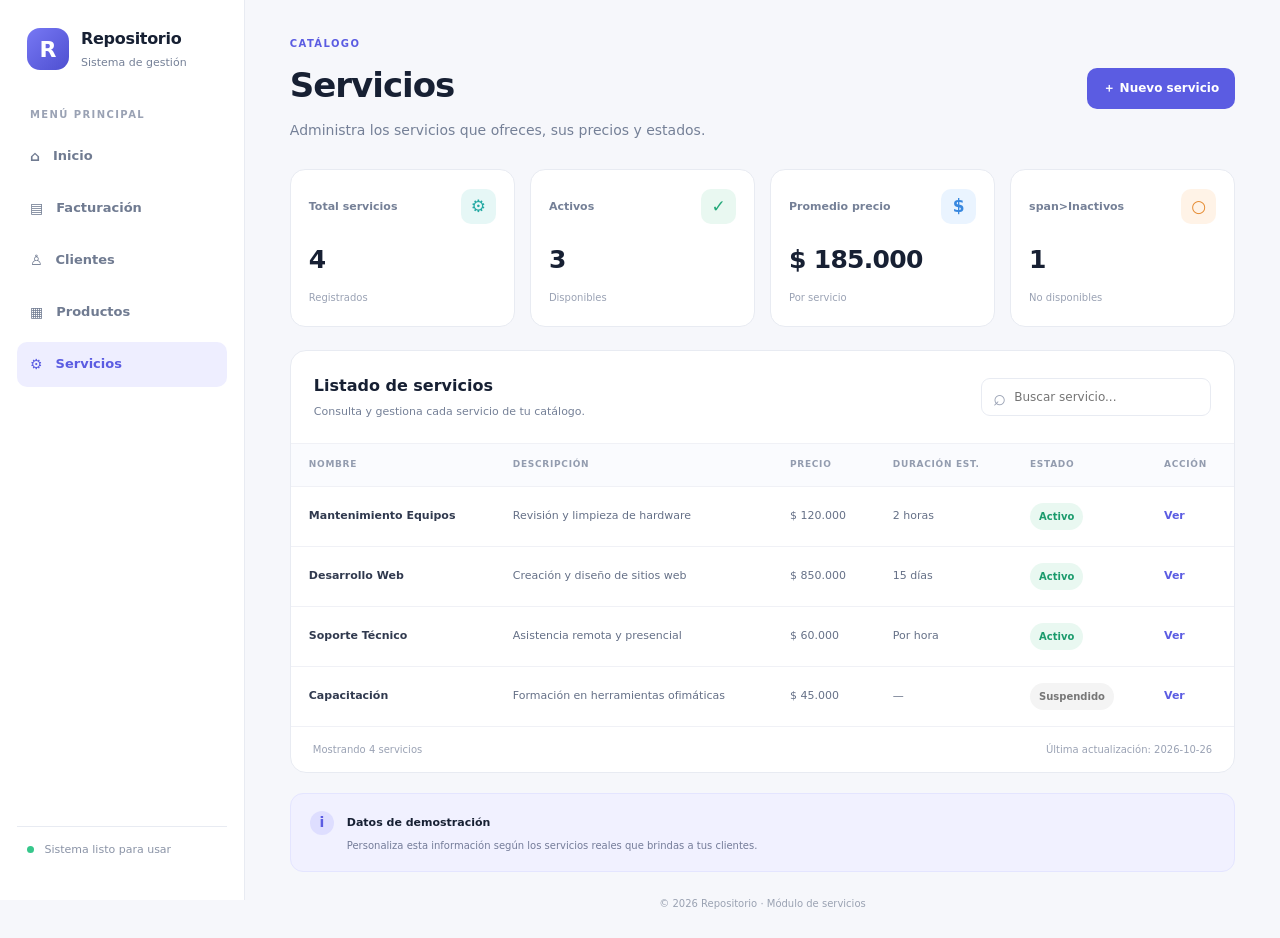
<file: Modules/Services/index.html>
<!DOCTYPE html>
<html lang="es">
<head>
  <meta charset="UTF-8">
  <meta name="viewport" content="width=device-width, initial-scale=1.0">
  <meta name="description" content="Módulo de servicios de Repositorio">
  <title>Servicios | Repositorio</title>
  <link rel="stylesheet" href="services.css">
</head>
<body>
  <aside class="sidebar">
    <a class="brand" href="../../index.html">
      <span class="brand-mark">R</span>
      <span><strong>Repositorio</strong><small>Sistema de gestión</small></span>
    </a>
    <p class="nav-label">MENÚ PRINCIPAL</p>
    <nav aria-label="Navegación principal">
      <a class="nav-link" href="../../index.html">⌂ <span>Inicio</span></a>
      <a class="nav-link" href="../Billing/index.html">▤ <span>Facturación</span></a>
      <a class="nav-link" href="../Customers/index.html">♙ <span>Clientes</span></a>
      <a class="nav-link" href="../Products/index.html">▦ <span>Productos</span></a>
      <a class="nav-link active" href="index.html">⚙ <span>Servicios</span></a>
    </nav>
    <div class="sidebar-footer"><i></i> Sistema listo para usar</div>
  </aside>

  <main class="main-content">
    <header class="topbar">
      <div>
        <p class="eyebrow">CATÁLOGO</p>
        <h1>Servicios</h1>
        <p class="subtitle">Administra los servicios que ofreces, sus precios y estados.</p>
      </div>
      <a href="#agregar" class="primary-button">＋ Nuevo servicio</a>
    </header>

    <section class="stats-grid">
      <article class="stat-card">
        <div class="stat-top">
          <span>Total servicios</span>
          <b class="icon teal">⚙</b>
        </div>
        <strong class="stat-value">4</strong>
        <small>Registrados</small>
      </article>
      <article class="stat-card">
        <div class="stat-top">
          <span>Activos</span>
          <b class="icon green">✓</b>
        </div>
        <strong class="stat-value">3</strong>
        <small>Disponibles</small>
      </article>
      <article class="stat-card">
        <div class="stat-top">
          <span>Promedio precio</span>
          <b class="icon blue">$</b>
        </div>
        <strong class="stat-value">$ 185.000</strong>
        <small>Por servicio</small>
      </article>
      <article class="stat-card">
        <div class="stat-top">
         span>Inactivos</span>
          <b class="icon orange">○</b>
        </div>
        <strong class="stat-value">1</strong>
        <small>No disponibles</small>
      </article>
    </section>

    <section class="content-card">
      <div class="section-heading">
        <div>
          <h2>Listado de servicios</h2>
          <p>Consulta y gestiona cada servicio de tu catálogo.</p>
        </div>
        <div class="search-box">
          <span>⌕</span>
          <input type="text" placeholder="Buscar servicio..." aria-label="Buscar servicio">
        </div>
      </div>

      <div class="table-wrap">
        <table>
          <thead>
            <tr>
              <th>NOMBRE</th>
              <th>DESCRIPCIÓN</th>
              <th>PRECIO</th>
              <th>DURACIÓN EST.</th>
              <th>ESTADO</th>
              <th>ACCIÓN</th>
            </tr>
          </thead>
          <tbody>
            <tr>
              <td><strong>Mantenimiento Equipos</strong></td>
              <td>Revisión y limpieza de hardware</td>
              <td>$ 120.000</td>
              <td>2 horas</td>
              <td><span class="status active">Activo</span></td>
              <td><a href="#detalle-1" class="text-button">Ver</a></td>
            </tr>
            <tr>
              <td><strong>Desarrollo Web</strong></td>
              <td>Creación y diseño de sitios web</td>
              <td>$ 850.000</td>
              <td>15 días</td>
              <td><span class="status active">Activo</span></td>
              <td><a href="#detalle-2" class="text-button">Ver</a></td>
            </tr>
            <tr>
              <td><strong>Soporte Técnico</strong></td>
              <td>Asistencia remota y presencial</td>
              <td>$ 60.000</td>
              <td>Por hora</td>
              <td><span class="status active">Activo</span></td>
              <td><a href="#detalle-3" class="text-button">Ver</a></td>
            </tr>
            <tr>
              <td><strong>Capacitación</strong></td>
              <td>Formación en herramientas ofimáticas</td>
              <td>$ 45.000</td>
              <td>—</td>
              <td><span class="status inactive">Suspendido</span></td>
              <td><a href="#detalle-4" class="text-button">Ver</a></td>
            </tr>
          </tbody>
        </table>
      </div>

      <div class="table-footer">
        <span>Mostrando 4 servicios</span>
        <span>Última actualización: 2026-10-26</span>
      </div>
    </section>

    <section class="info-panel">
      <b>i</b>
      <div>
        <strong>Datos de demostración</strong>
        <p>Personaliza esta información según los servicios reales que brindas a tus clientes.</p>
      </div>
    </section>

    <footer class="footer">© 2026 Repositorio · Módulo de servicios</footer>
  </main>

  <!-- Modal Agregar Servicio -->
  <div class="modal-container" id="agregar">
    <a href="#" class="modal-overlay"></a>
    <div class="modal-box">
      <div class="dialog-heading">
        <div>
          <p class="eyebrow">NUEVO REGISTRO</p>
          <h2>Agregar servicio</h2>
        </div>
        <a href="#" class="close-button">×</a>
      </div>
      <form>
        <label>
          Nombre del servicio
          <input type="text" required maxlength="100" placeholder="Ej. Consultoría IT">
        </label>
        <label>
          Descripción
          <input type="text" maxlength="200" placeholder="Breve descripción del servicio">
        </label>
        <div class="form-row">
          <label>
            Precio
            <input type="text" required placeholder="$ 0">
          </label>
          <label>
            Duración estimada
            <input type="text" placeholder="Ej. 3 horas / 5 días">
          </label>
        </div>
        <label>
          Categoría
          <select>
            <option>Técnico</option>
            <option>Desarrollo</option>
            <option>Capacitación</option>
            <option>Consultoría</option>
            <option>Otros</option>
          </select>
        </label>
        <label>
          Estado
          <select>
            <option value="active">Activo</option>
            <option value="inactive">Inactivo / Suspendido</option>
          </select>
        </label>
        <div class="dialog-actions">
          <a href="#" class="secondary-button">Cancelar</a>
          <button type="submit" class="primary-button">Guardar servicio</button>
        </div>
      </form>
    </div>
  </div>

  <!-- Modal Detalle 1 -->
  <div class="modal-container" id="detalle-1">
    <a href="#" class="modal-overlay"></a>
    <div class="modal-box">
      <div class="dialog-heading">
        <div>
          <p class="eyebrow">DETALLE</p>
          <h2>Información del servicio</h2>
        </div>
        <a href="#" class="close-button">×</a>
      </div>
      <div class="detail-content">
        <p class="detail-row"><span>Nombre</span><strong>Mantenimiento Equipos</strong></p>
        <p class="detail-row"><span>Descripción</span><strong>Revisión y limpieza de hardware</strong></p>
        <p class="detail-row"><span>Precio</span><strong>$ 120.000</strong></p>
        <p class="detail-row"><span>Duración est.</span><strong>2 horas</strong></p>
        <p class="detail-row"><span>Estado</span><strong>Activo</strong></p>
      </div>
    </div>
  </div>

  <!-- Modal Detalle 2 -->
  <div class="modal-container" id="detalle-2">
    <a href="#" class="modal-overlay"></a>
    <div class="modal-box">
      <div class="dialog-heading">
        <div>
          <p class="eyebrow">DETALLE</p>
          <h2>Información del servicio</h2>
        </div>
        <a href="#" class="close-button">×</a>
      </div>
      <div class="detail-content">
        <p class="detail-row"><span>Nombre</span><strong>Desarrollo Web</strong></p>
        <p class="detail-row"><span>Descripción</span><strong>Creación y diseño de sitios web</strong></p>
        <p class="detail-row"><span>Precio</span><strong>$ 850.000</strong></p>
        <p class="detail-row"><span>Duración est.</span><strong>15 días</strong></p>
        <p class="detail-row"><span>Estado</span><strong>Activo</strong></p>
      </div>
    </div>
  </div>

  <!-- Modal Detalle 3 -->
  <div class="modal-container" id="detalle-3">
    <a href="#" class="modal-overlay"></a>
    <div class="modal-box">
      <div class="dialog-heading">
        <div>
          <p class="eyebrow">DETALLE</p>
          <h2>Información del servicio</h2>
        </div>
        <a href="#" class="close-button">×</a>
      </div>
      <div class="detail-content">
        <p class="detail-row"><span>Nombre</span><strong>Soporte Técnico</strong></p>
        <p class="detail-row"><span>Descripción</span><strong>Asistencia remota y presencial</strong></p>
        <p class="detail-row"><span>Precio</span><strong>$ 60.000</strong></p>
        <p class="detail-row"><span>Duración est.</span><strong>Por hora</strong></p>
        <p class="detail-row"><span>Estado</span><strong>Activo</strong></p>
      </div>
    </div>
  </div>

  <!-- Modal Detalle 4 -->
  <div class="modal-container" id="detalle-4">
    <a href="#" class="modal-overlay"></a>
    <div class="modal-box">
      <div class="dialog-heading">
        <div>
          <p class="eyebrow">DETALLE</p>
          <h2>Información del servicio</h2>
        </div>
        <a href="#" class="close-button">×</a>
      </div>
      <div class="detail-content">
        <p class="detail-row"><span>Nombre</span><strong>Capacitación</strong></p>
        <p class="detail-row"><span>Descripción</span><strong>Formación en herramientas ofimáticas</strong></p>
        <p class="detail-row"><span>Precio</span><strong>$ 45.000</strong></p>
        <p class="detail-row"><span>Duración est.</span><strong>—</strong></p>
        <p class="detail-row"><span>Estado</span><strong>Suspendido</strong></p>
      </div>
    </div>
  </div>
</body>
</html>
</file>
<file: Modules/Billing/billing.css>
@import url('https://fonts.googleapis.com/css2?family=Inter:wght@400;500;600;700;800&display=swap');
:root{--ink:#172033;--muted:#758097;--primary:#5b5ce2;--line:#e8ebf2;--bg:#f6f7fb}*{box-sizing:border-box}body{margin:0;background:var(--bg);color:var(--ink);font-family:Inter,system-ui,sans-serif;font-size:14px}a{text-decoration:none;color:inherit}.sidebar{position:fixed;inset:0 auto 0 0;width:245px;background:#fff;border-right:1px solid var(--line);padding:27px 17px;display:flex;flex-direction:column}.brand{display:flex;align-items:center;gap:12px;padding:0 10px 35px}.brand-mark{width:42px;height:42px;border-radius:13px;background:linear-gradient(135deg,#7778f4,#4e4fd0);display:grid;place-items:center;color:white;font-size:22px;font-weight:800}.brand strong,.brand small{display:block}.brand strong{font-size:16px}.brand small{font-size:11px;color:var(--muted);margin-top:4px}.nav-label,.eyebrow{font-size:10px;font-weight:800;letter-spacing:1.4px;color:#9aa2b4}.nav-label{padding:0 13px;margin:0 0 12px}nav{display:grid;gap:7px}.nav-link{padding:12px 13px;border-radius:10px;color:#707b91;font-weight:600;display:flex;align-items:center;gap:13px}.nav-link span{font-size:13px}.nav-link:hover,.nav-link.active{background:#eeeeff;color:var(--primary)}.sidebar-footer{margin-top:auto;padding:15px 10px;color:#8a93a6;font-size:11px;border-top:1px solid var(--line)}.sidebar-footer i{display:inline-block;width:7px;height:7px;border-radius:50%;background:#36c78b;margin-right:7px}.main-content{margin-left:245px;max-width:1600px;padding:36px clamp(22px,3.5vw,54px) 22px}.topbar{display:flex;justify-content:space-between;align-items:center;gap:20px;margin-bottom:28px}.eyebrow{margin:0 0 9px;color:var(--primary)}h1{font-size:clamp(26px,3vw,34px);letter-spacing:-1px;margin:0 0 8px}.subtitle{margin:0;color:var(--muted);line-height:1.6}.primary-button{border:0;border-radius:10px;padding:12px 16px;background:var(--primary);color:white;font:600 12px Inter,sans-serif;cursor:pointer;white-space:nowrap}.primary-button:hover{background:#4849c7}.stats-grid{display:grid;grid-template-columns:repeat(4,minmax(0,1fr));gap:15px;margin-bottom:23px}.stat-card{background:#fff;border:1px solid var(--line);border-radius:15px;padding:19px 18px}.stat-top{display:flex;justify-content:space-between;align-items:center;gap:8px;color:var(--muted);font-size:11px;font-weight:600}.icon{display:grid;place-items:center;width:35px;height:35px;border-radius:10px;font-size:17px}.purple{background:#f0efff;color:#5b5ce2}.green{background:#e9f8f1;color:#23a879}.orange{background:#fff3e7;color:#e58b32}.blue{background:#eaf4ff;color:#3988df}.stat-value{display:block;font-size:25px;letter-spacing:-.7px;margin:17px 0 7px}.stat-card small{font-size:10px;color:#9aa2b4}.content-card{background:#fff;border:1px solid var(--line);border-radius:16px;overflow:hidden}.section-heading{display:flex;align-items:center;justify-content:space-between;gap:16px;padding:23px}.section-heading h2{font-size:16px;margin:0 0 6px}.section-heading p{font-size:11px;color:var(--muted);margin:0}.search-box{display:flex;align-items:center;gap:8px;border:1px solid var(--line);border-radius:9px;padding:0 11px;height:38px;min-width:230px;color:#9aa2b4;font-size:22px}.search-box input{border:0;outline:0;width:100%;font:12px Inter,sans-serif;color:var(--ink)}.table-wrap{overflow-x:auto}table{border-collapse:collapse;width:100%;min-width:700px;text-align:left}thead{background:#fafbfe}th{font-size:9px;letter-spacing:.7px;color:#939caf;padding:14px 18px;border-top:1px solid #f0f1f6;border-bottom:1px solid #f0f1f6}td{padding:16px 18px;border-bottom:1px solid #f0f1f6;font-size:11px;color:#657087;white-space:nowrap}td strong{font-size:11px;color:#30394e}td small{display:block;font-size:10px;color:#9aa2b4;margin-top:5px}.amount{font-weight:700;color:#30394e}.status{display:inline-block;padding:6px 9px;border-radius:20px;font-size:10px;font-weight:700}.status.paid{background:#e9f8f1;color:#1c9b6d}.status.pending{background:#fff3e7;color:#c87821}.text-button{border:0;background:transparent;color:var(--primary);font:700 11px Inter,sans-serif;cursor:pointer}.table-footer{display:flex;justify-content:space-between;gap:12px;padding:15px 22px;color:#9aa2b4;font-size:10px}.info-panel{display:flex;gap:13px;align-items:flex-start;padding:17px 19px;margin-top:20px;border:1px solid #e4e5ff;background:#f1f1ff;border-radius:13px}.info-panel>b{width:24px;height:24px;flex-shrink:0;border-radius:50%;display:grid;place-items:center;background:#dedeff;color:var(--primary)}.info-panel strong{font-size:11px}.info-panel p{margin:5px 0 0;color:#747c99;font-size:10px;line-height:1.7}.footer{text-align:center;padding:24px 0 5px;color:#9aa2b2;font-size:10px}dialog{border:0;border-radius:18px;padding:27px;width:min(500px,calc(100% - 30px));box-shadow:0 25px 80px #17203335;color:var(--ink)}dialog::backdrop{background:#17203375;backdrop-filter:blur(3px)}.dialog-heading{display:flex;justify-content:space-between;align-items:flex-start;margin-bottom:23px}.dialog-heading h2{margin:0;font-size:23px}.dialog-heading .eyebrow{margin-bottom:7px}.close-button{border:0;background:#f2f3f8;border-radius:9px;width:34px;height:34px;font-size:24px;color:#6e778b;cursor:pointer}dialog label{display:block;font-size:11px;font-weight:700;color:#566176;margin-bottom:16px}dialog input,dialog select{display:block;width:100%;height:42px;border:1px solid #dfe3ed;border-radius:9px;padding:0 11px;margin-top:7px;font:12px Inter,sans-serif}.form-row{display:grid;grid-template-columns:1fr 1fr;gap:13px}.dialog-actions{display:flex;justify-content:flex-end;gap:10px;margin-top:23px}.secondary-button{border:1px solid var(--line);border-radius:9px;background:white;color:#68738a;padding:11px 15px;font-weight:700;cursor:pointer}.detail-row{display:flex;justify-content:space-between;gap:15px;border-bottom:1px solid #f0f1f6;padding:12px 0;margin:0;font-size:12px}.detail-row span{color:var(--muted)}.detail-row strong{text-align:right}@media(max-width:1200px){.stats-grid{grid-template-columns:repeat(2,minmax(0,1fr))}}@media(max-width:760px){.sidebar{position:static;width:auto;padding:16px}.brand{padding:0 4px 15px}.nav-label,.sidebar-footer{display:none}nav{grid-template-columns:repeat(2,minmax(0,1fr))}.nav-link{padding:10px;font-size:12px}.main-content{margin-left:0;padding:24px 15px}.topbar{align-items:flex-start;flex-direction:column}.section-heading{align-items:flex-start;flex-direction:column}.search-box{width:100%;min-width:0}.stats-grid{gap:10px}.stat-card{padding:15px 12px}.stat-top{font-size:10px}.stat-value{font-size:21px}.table-footer{flex-direction:column}.info-panel{padding:14px}.form-row{grid-template-columns:1fr}}
</file>
<file: Modules/Customers/customers.css>
/* Fuente Inter - sin importar bibliotecas externas */
@font-face {
  font-family: 'Inter';
  font-style: normal;
  font-weight: 400;
  font-display: swap;
  src: local('Inter-Regular'), system-ui, -apple-system, "Segoe UI", Roboto, sans-serif;
}
@font-face {
  font-family: 'Inter';
  font-style: normal;
  font-weight: 500;
  font-display: swap;
  src: local('Inter-Medium'), system-ui, -apple-system, "Segoe UI", Roboto, sans-serif;
}
@font-face {
  font-family: 'Inter';
  font-style: normal;
  font-weight: 600;
  font-display: swap;
  src: local('Inter-SemiBold'), system-ui, -apple-system, "Segoe UI", Roboto, sans-serif;
}
@font-face {
  font-family: 'Inter';
  font-style: normal;
  font-weight: 700;
  font-display: swap;
  src: local('Inter-Bold'), system-ui, -apple-system, "Segoe UI", Roboto, sans-serif;
}
@font-face {
  font-family: 'Inter';
  font-style: normal;
  font-weight: 800;
  font-display: swap;
  src: local('Inter-ExtraBold'), system-ui, -apple-system, "Segoe UI", Roboto, sans-serif;
}

:root {
  --ink: #172033;
  --muted: #758097;
  --primary: #5b5ce2;
  --line: #e8ebf2;
  --bg: #f6f7fb;
}

* {
  box-sizing: border-box;
  margin: 0;
  padding: 0;
}

body {
  background: var(--bg);
  color: var(--ink);
  font-family: Inter, system-ui, -apple-system, "Segoe UI", sans-serif;
  font-size: 14px;
  line-height: 1.5;
}

a {
  text-decoration: none;
  color: inherit;
}

/* Barra lateral */
.sidebar {
  position: fixed;
  top: 0;
  bottom: 0;
  left: 0;
  width: 245px;
  background: #fff;
  border-right: 1px solid var(--line);
  padding: 27px 17px;
  display: flex;
  flex-direction: column;
  z-index: 10;
}

.brand {
  display: flex;
  align-items: center;
  gap: 12px;
  padding: 0 10px 35px;
}

.brand-mark {
  width: 42px;
  height: 42px;
  border-radius: 13px;
  background: linear-gradient(135deg, #7778f4, #4e4fd0);
  display: grid;
  place-items: center;
  color: white;
  font-size: 22px;
  font-weight: 800;
}

.brand strong,
.brand small {
  display: block;
}

.brand strong {
  font-size: 16px;
  letter-spacing: -0.3px;
}

.brand small {
  font-size: 11px;
  color: var(--muted);
  margin-top: 4px;
}

.nav-label,
.eyebrow {
  font-size: 10px;
  font-weight: 800;
  letter-spacing: 1.4px;
  color: #9aa2b4;
  text-transform: uppercase;
}

.nav-label {
  padding: 0 13px;
  margin: 0 0 12px;
}

nav {
  display: grid;
  gap: 7px;
}

.nav-link {
  padding: 12px 13px;
  border-radius: 10px;
  color: #707b91;
  font-weight: 600;
  display: flex;
  align-items: center;
  gap: 13px;
  transition: background 0.2s, color 0.2s;
}

.nav-link span {
  font-size: 13px;
}

.nav-link:hover,
.nav-link.active {
  background: #eeeeff;
  color: var(--primary);
}

.sidebar-footer {
  margin-top: auto;
  padding: 15px 10px;
  color: #8a93a6;
  font-size: 11px;
  border-top: 1px solid var(--line);
}

.sidebar-footer i {
  display: inline-block;
  width: 7px;
  height: 7px;
  border-radius: 50%;
  background: #36c78b;
  margin-right: 7px;
}

/* Contenido principal */
.main-content {
  margin-left: 245px;
  max-width: 1600px;
  padding: 36px clamp(22px, 3.5vw, 54px) 22px;
}

.topbar {
  display: flex;
  justify-content: space-between;
  align-items: center;
  gap: 20px;
  margin-bottom: 28px;
  flex-wrap: wrap;
}

.eyebrow {
  margin: 0 0 9px;
  color: var(--primary);
}

h1 {
  font-size: clamp(26px, 3vw, 34px);
  letter-spacing: -1px;
  margin: 0 0 8px;
}

.subtitle {
  margin: 0;
  color: var(--muted);
  line-height: 1.6;
}

.primary-button {
  border: 0;
  border-radius: 10px;
  padding: 12px 16px;
  background: var(--primary);
  color: white;
  font: 600 12px Inter, system-ui, sans-serif;
  cursor: pointer;
  white-space: nowrap;
  transition: background 0.2s;
}

.primary-button:hover {
  background: #4849c7;
}

.secondary-button {
  border: 1px solid var(--line);
  border-radius: 9px;
  background: white;
  color: #68738a;
  padding: 11px 15px;
  font-weight: 700;
  cursor: pointer;
  transition: background 0.2s;
}

.secondary-button:hover {
  background: #f8f9fc;
}

/* Tarjetas de estadísticas */
.stats-grid {
  display: grid;
  grid-template-columns: repeat(4, minmax(0, 1fr));
  gap: 15px;
  margin-bottom: 23px;
}

.stat-card {
  background: #fff;
  border: 1px solid var(--line);
  border-radius: 15px;
  padding: 19px 18px;
}

.stat-top {
  display: flex;
  justify-content: space-between;
  align-items: center;
  gap: 8px;
  color: var(--muted);
  font-size: 11px;
  font-weight: 600;
}

.icon {
  display: grid;
  place-items: center;
  width: 35px;
  height: 35px;
  border-radius: 10px;
  font-size: 17px;
}

.teal {
  background: #e6f7f6;
  color: #23a9a3;
}

.green {
  background: #e9f8f1;
  color: #23a879;
}

.blue {
  background: #eaf4ff;
  color: #3988df;
}

.orange {
  background: #fff3e7;
  color: #e58b32;
}

.stat-value {
  display: block;
  font-size: 25px;
  font-weight: 700;
  letter-spacing: -0.7px;
  margin: 17px 0 7px;
}

.stat-card small {
  font-size: 10px;
  color: #9aa2b4;
}

/* Contenido y tabla */
.content-card {
  background: #fff;
  border: 1px solid var(--line);
  border-radius: 16px;
  overflow: hidden;
}

.section-heading {
  display: flex;
  align-items: center;
  justify-content: space-between;
  gap: 16px;
  padding: 23px;
  flex-wrap: wrap;
}

.section-heading h2 {
  font-size: 16px;
  margin: 0 0 6px;
}

.section-heading p {
  font-size: 11px;
  color: var(--muted);
  margin: 0;
}

.search-box {
  display: flex;
  align-items: center;
  gap: 8px;
  border: 1px solid var(--line);
  border-radius: 9px;
  padding: 0 11px;
  height: 38px;
  min-width: 230px;
  color: #9aa2b4;
  font-size: 22px;
}

.search-box input {
  border: 0;
  outline: 0;
  width: 100%;
  font: 12px Inter, system-ui, sans-serif;
  color: var(--ink);
}

.table-wrap {
  overflow-x: auto;
}

table {
  border-collapse: collapse;
  width: 100%;
  min-width: 700px;
  text-align: left;
}

thead {
  background: #fafbfe;
}

th {
  font-size: 9px;
  font-weight: 700;
  letter-spacing: 0.7px;
  color: #939caf;
  padding: 14px 18px;
  border-top: 1px solid #f0f1f6;
  border-bottom: 1px solid #f0f1f6;
}

td {
  padding: 16px 18px;
  border-bottom: 1px solid #f0f1f6;
  font-size: 11px;
  color: #657087;
  white-space: nowrap;
}

td strong {
  font-size: 11px;
  color: #30394e;
}

.status {
  display: inline-block;
  padding: 6px 9px;
  border-radius: 20px;
  font-size: 10px;
  font-weight: 700;
}

.status.active {
  background: #e9f8f1;
  color: #1c9b6d;
}

.status.inactive {
  background: #f4f4f4;
  color: #777;
}

.text-button {
  border: 0;
  background: transparent;
  color: var(--primary);
  font: 700 11px Inter, system-ui, sans-serif;
  cursor: pointer;
}

.table-footer {
  display: flex;
  justify-content: space-between;
  gap: 12px;
  padding: 15px 22px;
  color: #9aa2b4;
  font-size: 10px;
  flex-wrap: wrap;
}

/* Panel informativo */
.info-panel {
  display: flex;
  gap: 13px;
  align-items: flex-start;
  padding: 17px 19px;
  margin-top: 20px;
  border: 1px solid #e4e5ff;
  background: #f1f1ff;
  border-radius: 13px;
}

.info-panel > b {
  width: 24px;
  height: 24px;
  flex-shrink: 0;
  border-radius: 50%;
  display: grid;
  place-items: center;
  background: #dedeff;
  color: var(--primary);
}

.info-panel strong {
  font-size: 11px;
}

.info-panel p {
  margin: 5px 0 0;
  color: #747c99;
  font-size: 10px;
  line-height: 1.7;
}

.footer {
  text-align: center;
  padding: 24px 0 5px;
  color: #9aa2b2;
  font-size: 10px;
}

/* Modales sin JavaScript */
.modal-container {
  position: fixed;
  inset: 0;
  display: none;
  align-items: center;
  justify-content: center;
  z-index: 100;
  padding: 20px;
}

.modal-container:target {
  display: flex;
}

.modal-overlay {
  position: absolute;
  inset: 0;
  background: #17203375;
  backdrop-filter: blur(3px);
}

.modal-box {
  position: relative;
  background: #fff;
  border-radius: 18px;
  padding: 27px;
  width: min(500px, 100%);
  box-shadow: 0 25px 80px #17203335;
  max-height: 90vh;
  overflow-y: auto;
}

.dialog-heading {
  display: flex;
  justify-content: space-between;
  align-items: flex-start;
  margin-bottom: 23px;
}

.dialog-heading h2 {
  margin: 0;
  font-size: 23px;
}

.close-button {
  border: 0;
  background: #f2f3f8;
  border-radius: 9px;
  width: 34px;
  height: 34px;
  font-size: 24px;
  color: #6e778b;
  cursor: pointer;
  display: grid;
  place-items: center;
  line-height: 1;
}

.modal-box label {
  display: block;
  font-size: 11px;
  font-weight: 700;
  color: #566176;
  margin-bottom: 16px;
}

.modal-box input,
.modal-box select {
  display: block;
  width: 100%;
  height: 42px;
  border: 1px solid #dfe3ed;
  border-radius: 9px;
  padding: 0 11px;
  margin-top: 7px;
  font: 12px Inter, system-ui, sans-serif;
}

.form-row {
  display: grid;
  grid-template-columns: 1fr 1fr;
  gap: 13px;
}

.dialog-actions {
  display: flex;
  justify-content: flex-end;
  gap: 10px;
  margin-top: 23px;
  flex-wrap: wrap;
}

.detail-content {
  margin-top: 10px;
}

.detail-row {
  display: flex;
  justify-content: space-between;
  gap: 15px;
  border-bottom: 1px solid #f0f1f6;
  padding: 12px 0;
  margin: 0;
  font-size: 12px;
}

.detail-row span {
  color: var(--muted);
}

.detail-row strong {
  text-align: right;
}

/* Responsividad */
@media (max-width: 1200px) {
  .stats-grid {
    grid-template-columns: repeat(2, minmax(0, 1fr));
  }
}

@media (max-width: 760px) {
  .sidebar {
    position: static;
    width: auto;
    padding: 16px;
  }
  .brand {
    padding: 0 4px 15px;
  }
  .nav-label,
  .sidebar-footer {
    display: none;
  }
  nav {
    grid-template-columns: repeat(2, minmax(0, 1fr));
  }
  .nav-link {
    padding: 10px;
    font-size: 12px;
  }
  .main-content {
    margin-left: 0;
    padding: 24px 15px;
  }
  .topbar {
    align-items: flex-start;
    flex-direction: column;
  }
  .section-heading {
    align-items: flex-start;
    flex-direction: column;
  }
  .search-box {
    width: 100%;
    min-width: 0;
  }
  .stats-grid {
    gap: 10px;
  }
  .stat-card {
    padding: 15px 12px;
  }
  .stat-value {
    font-size: 21px;
  }
  .table-footer {
    flex-direction: column;
  }
  .info-panel {
    padding: 14px;
  }
  .form-row {
    grid-template-columns: 1fr;
  }
}
</file>
<file: Modules/Products/products.css>
/* Fuente Inter - sin importar bibliotecas externas */
@font-face {
  font-family: 'Inter';
  font-style: normal;
  font-weight: 400;
  font-display: swap;
  src: local('Inter-Regular'), system-ui, -apple-system, "Segoe UI", Roboto, sans-serif;
}
@font-face {
  font-family: 'Inter';
  font-style: normal;
  font-weight: 500;
  font-display: swap;
  src: local('Inter-Medium'), system-ui, -apple-system, "Segoe UI", Roboto, sans-serif;
}
@font-face {
  font-family: 'Inter';
  font-style: normal;
  font-weight: 600;
  font-display: swap;
  src: local('Inter-SemiBold'), system-ui, -apple-system, "Segoe UI", Roboto, sans-serif;
}
@font-face {
  font-family: 'Inter';
  font-style: normal;
  font-weight: 700;
  font-display: swap;
  src: local('Inter-Bold'), system-ui, -apple-system, "Segoe UI", Roboto, sans-serif;
}
@font-face {
  font-family: 'Inter';
  font-style: normal;
  font-weight: 800;
  font-display: swap;
  src: local('Inter-ExtraBold'), system-ui, -apple-system, "Segoe UI", Roboto, sans-serif;
}

:root {
  --ink: #172033;
  --muted: #758097;
  --primary: #5b5ce2;
  --line: #e8ebf2;
  --bg: #f6f7fb;
}

* {
  box-sizing: border-box;
  margin: 0;
  padding: 0;
}

body {
  background: var(--bg);
  color: var(--ink);
  font-family: Inter, system-ui, -apple-system, "Segoe UI", sans-serif;
  font-size: 14px;
  line-height: 1.5;
}

a {
  text-decoration: none;
  color: inherit;
}

/* Barra lateral */
.sidebar {
  position: fixed;
  top: 0;
  bottom: 0;
  left: 0;
  width: 245px;
  background: #fff;
  border-right: 1px solid var(--line);
  padding: 27px 17px;
  display: flex;
  flex-direction: column;
  z-index: 10;
}

.brand {
  display: flex;
  align-items: center;
  gap: 12px;
  padding: 0 10px 35px;
}

.brand-mark {
  width: 42px;
  height: 42px;
  border-radius: 13px;
  background: linear-gradient(135deg, #7778f4, #4e4fd0);
  display: grid;
  place-items: center;
  color: white;
  font-size: 22px;
  font-weight: 800;
}

.brand strong,
.brand small {
  display: block;
}

.brand strong {
  font-size: 16px;
  letter-spacing: -0.3px;
}

.brand small {
  font-size: 11px;
  color: var(--muted);
  margin-top: 4px;
}

.nav-label,
.eyebrow {
  font-size: 10px;
  font-weight: 800;
  letter-spacing: 1.4px;
  color: #9aa2b4;
  text-transform: uppercase;
}

.nav-label {
  padding: 0 13px;
  margin: 0 0 12px;
}

nav {
  display: grid;
  gap: 7px;
}

.nav-link {
  padding: 12px 13px;
  border-radius: 10px;
  color: #707b91;
  font-weight: 600;
  display: flex;
  align-items: center;
  gap: 13px;
  transition: background 0.2s, color 0.2s;
}

.nav-link span {
  font-size: 13px;
}

.nav-link:hover,
.nav-link.active {
  background: #eeeeff;
  color: var(--primary);
}

.sidebar-footer {
  margin-top: auto;
  padding: 15px 10px;
  color: #8a93a6;
  font-size: 11px;
  border-top: 1px solid var(--line);
}

.sidebar-footer i {
  display: inline-block;
  width: 7px;
  height: 7px;
  border-radius: 50%;
  background: #36c78b;
  margin-right: 7px;
}

/* Contenido principal */
.main-content {
  margin-left: 245px;
  max-width: 1600px;
  padding: 36px clamp(22px, 3.5vw, 54px) 22px;
}

.topbar {
  display: flex;
  justify-content: space-between;
  align-items: center;
  gap: 20px;
  margin-bottom: 28px;
  flex-wrap: wrap;
}

.eyebrow {
  margin: 0 0 9px;
  color: var(--primary);
}

h1 {
  font-size: clamp(26px, 3vw, 34px);
  letter-spacing: -1px;
  margin: 0 0 8px;
}

.subtitle {
  margin: 0;
  color: var(--muted);
  line-height: 1.6;
}

.primary-button {
  border: 0;
  border-radius: 10px;
  padding: 12px 16px;
  background: var(--primary);
  color: white;
  font: 600 12px Inter, system-ui, sans-serif;
  cursor: pointer;
  white-space: nowrap;
  transition: background 0.2s;
}

.primary-button:hover {
  background: #4849c7;
}

.secondary-button {
  border: 1px solid var(--line);
  border-radius: 9px;
  background: white;
  color: #68738a;
  padding: 11px 15px;
  font-weight: 700;
  cursor: pointer;
  transition: background 0.2s;
}

.secondary-button:hover {
  background: #f8f9fc;
}

/* Tarjetas de estadísticas */
.stats-grid {
  display: grid;
  grid-template-columns: repeat(4, minmax(0, 1fr));
  gap: 15px;
  margin-bottom: 23px;
}

.stat-card {
  background: #fff;
  border: 1px solid var(--line);
  border-radius: 15px;
  padding: 19px 18px;
}

.stat-top {
  display: flex;
  justify-content: space-between;
  align-items: center;
  gap: 8px;
  color: var(--muted);
  font-size: 11px;
  font-weight: 600;
}

.icon {
  display: grid;
  place-items: center;
  width: 35px;
  height: 35px;
  border-radius: 10px;
  font-size: 17px;
}

.teal {
  background: #e6f7f6;
  color: #23a9a3;
}

.green {
  background: #e9f8f1;
  color: #23a879;
}

.blue {
  background: #eaf4ff;
  color: #3988df;
}

.orange {
  background: #fff3e7;
  color: #e58b32;
}

.stat-value {
  display: block;
  font-size: 25px;
  font-weight: 700;
  letter-spacing: -0.7px;
  margin: 17px 0 7px;
}

.stat-card small {
  font-size: 10px;
  color: #9aa2b4;
}

/* Contenido y tabla */
.content-card {
  background: #fff;
  border: 1px solid var(--line);
  border-radius: 16px;
  overflow: hidden;
}

.section-heading {
  display: flex;
  align-items: center;
  justify-content: space-between;
  gap: 16px;
  padding: 23px;
  flex-wrap: wrap;
}

.section-heading h2 {
  font-size: 16px;
  margin: 0 0 6px;
}

.section-heading p {
  font-size: 11px;
  color: var(--muted);
  margin: 0;
}

.search-box {
  display: flex;
  align-items: center;
  gap: 8px;
  border: 1px solid var(--line);
  border-radius: 9px;
  padding: 0 11px;
  height: 38px;
  min-width: 230px;
  color: #9aa2b4;
  font-size: 22px;
}

.search-box input {
  border: 0;
  outline: 0;
  width: 100%;
  font: 12px Inter, system-ui, sans-serif;
  color: var(--ink);
}

.table-wrap {
  overflow-x: auto;
}

table {
  border-collapse: collapse;
  width: 100%;
  min-width: 700px;
  text-align: left;
}

thead {
  background: #fafbfe;
}

th {
  font-size: 9px;
  font-weight: 700;
  letter-spacing: 0.7px;
  color: #939caf;
  padding: 14px 18px;
  border-top: 1px solid #f0f1f6;
  border-bottom: 1px solid #f0f1f6;
}

td {
  padding: 16px 18px;
  border-bottom: 1px solid #f0f1f6;
  font-size: 11px;
  color: #657087;
  white-space: nowrap;
}

td strong {
  font-size: 11px;
  color: #30394e;
}

.status {
  display: inline-block;
  padding: 6px 9px;
  border-radius: 20px;
  font-size: 10px;
  font-weight: 700;
}

.status.active {
  background: #e9f8f1;
  color: #1c9b6d;
}

.status.warning {
  background: #fff7e6;
  color: #d48806;
}

.status.inactive {
  background: #f4f4f4;
  color: #777;
}

.text-button {
  border: 0;
  background: transparent;
  color: var(--primary);
  font: 700 11px Inter, system-ui, sans-serif;
  cursor: pointer;
}

.table-footer {
  display: flex;
  justify-content: space-between;
  gap: 12px;
  padding: 15px 22px;
  color: #9aa2b4;
  font-size: 10px;
  flex-wrap: wrap;
}

/* Panel informativo */
.info-panel {
  display: flex;
  gap: 13px;
  align-items: flex-start;
  padding: 17px 19px;
  margin-top: 20px;
  border: 1px solid #e4e5ff;
  background: #f1f1ff;
  border-radius: 13px;
}

.info-panel > b {
  width: 24px;
  height: 24px;
  flex-shrink: 0;
  border-radius: 50%;
  display: grid;
  place-items: center;
  background: #dedeff;
  color: var(--primary);
}

.info-panel strong {
  font-size: 11px;
}

.info-panel p {
  margin: 5px 0 0;
  color: #747c99;
  font-size: 10px;
  line-height: 1.7;
}

.footer {
  text-align: center;
  padding: 24px 0 5px;
  color: #9aa2b2;
  font-size: 10px;
}

/* Modales sin JavaScript */
.modal-container {
  position: fixed;
  inset: 0;
  display: none;
  align-items: center;
  justify-content: center;
  z-index: 100;
  padding: 20px;
}

.modal-container:target {
  display: flex;
}

.modal-overlay {
  position: absolute;
  inset: 0;
  background: #17203375;
  backdrop-filter: blur(3px);
}

.modal-box {
  position: relative;
  background: #fff;
  border-radius: 18px;
  padding: 27px;
  width: min(500px, 100%);
  box-shadow: 0 25px 80px #17203335;
  max-height: 90vh;
  overflow-y: auto;
}

.dialog-heading {
  display: flex;
  justify-content: space-between;
  align-items: flex-start;
  margin-bottom: 23px;
}

.dialog-heading h2 {
  margin: 0;
  font-size: 23px;
}

.close-button {
  border: 0;
  background: #f2f3f8;
  border-radius: 9px;
  width: 34px;
  height: 34px;
  font-size: 24px;
  color: #6e778b;
  cursor: pointer;
  display: grid;
  place-items: center;
  line-height: 1;
}

.modal-box label {
  display: block;
  font-size: 11px;
  font-weight: 700;
  color: #566176;
  margin-bottom: 16px;
}

.modal-box input,
.modal-box select {
  display: block;
  width: 100%;
  height: 42px;
  border: 1px solid #dfe3ed;
  border-radius: 9px;
  padding: 0 11px;
  margin-top: 7px;
  font: 12px Inter, system-ui, sans-serif;
}

.form-row {
  display: grid;
  grid-template-columns: 1fr 1fr;
  gap: 13px;
}

.dialog-actions {
  display: flex;
  justify-content: flex-end;
  gap: 10px;
  margin-top: 23px;
  flex-wrap: wrap;
}

.detail-content {
  margin-top: 10px;
}

.detail-row {
  display: flex;
  justify-content: space-between;
  gap: 15px;
  border-bottom: 1px solid #f0f1f6;
  padding: 12px 0;
  margin: 0;
  font-size: 12px;
}

.detail-row span {
  color: var(--muted);
}

.detail-row strong {
  text-align: right;
}

/* Responsividad */
@media (max-width: 1200px) {
  .stats-grid {
    grid-template-columns: repeat(2, minmax(0, 1fr));
  }
}

@media (max-width: 760px) {
  .sidebar {
    position: static;
    width: auto;
    padding: 16px;
  }
  .brand {
    padding: 0 4px 15px;
  }
  .nav-label,
  .sidebar-footer {
    display: none;
  }
  nav {
    grid-template-columns: repeat(2, minmax(0, 1fr));
  }
  .nav-link {
    padding: 10px;
    font-size: 12px;
  }
  .main-content {
    margin-left: 0;
    padding: 24px 15px;
  }
  .topbar {
    align-items: flex-start;
    flex-direction: column;
  }
  .section-heading {
    align-items: flex-start;
    flex-direction: column;
  }
  .search-box {
    width: 100%;
    min-width: 0;
  }
  .stats-grid {
    gap: 10px;
  }
  .stat-card {
    padding: 15px 12px;
  }
  .stat-value {
    font-size: 21px;
  }
  .table-footer {
    flex-direction: column;
  }
  .info-panel {
    padding: 14px;
  }
  .form-row {
    grid-template-columns: 1fr;
  }
}
</file>
<file: Modules/rrhh/recursos.css>
/* Fuente Inter - sin importar bibliotecas externas */
@font-face {
  font-family: 'Inter';
  font-style: normal;
  font-weight: 400;
  font-display: swap;
  src: local('Inter-Regular'), system-ui, -apple-system, "Segoe UI", Roboto, sans-serif;
}
@font-face {
  font-family: 'Inter';
  font-style: normal;
  font-weight: 500;
  font-display: swap;
  src: local('Inter-Medium'), system-ui, -apple-system, "Segoe UI", Roboto, sans-serif;
}
@font-face {
  font-family: 'Inter';
  font-style: normal;
  font-weight: 600;
  font-display: swap;
  src: local('Inter-SemiBold'), system-ui, -apple-system, "Segoe UI", Roboto, sans-serif;
}
@font-face {
  font-family: 'Inter';
  font-style: normal;
  font-weight: 700;
  font-display: swap;
  src: local('Inter-Bold'), system-ui, -apple-system, "Segoe UI", Roboto, sans-serif;
}
@font-face {
  font-family: 'Inter';
  font-style: normal;
  font-weight: 800;
  font-display: swap;
  src: local('Inter-ExtraBold'), system-ui, -apple-system, "Segoe UI", Roboto, sans-serif;
}

:root {
  --ink: #172033;
  --muted: #758097;
  --primary: #5b5ce2;
  --line: #e8ebf2;
  --bg: #f6f7fb;
}

* {
  box-sizing: border-box;
  margin: 0;
  padding: 0;
}

body {
  background: var(--bg);
  color: var(--ink);
  font-family: Inter, system-ui, -apple-system, "Segoe UI", sans-serif;
  font-size: 14px;
  line-height: 1.5;
}

a {
  text-decoration: none;
  color: inherit;
}

/* Barra lateral */
.sidebar {
  position: fixed;
  top: 0;
  bottom: 0;
  left: 0;
  width: 245px;
  background: #fff;
  border-right: 1px solid var(--line);
  padding: 27px 17px;
  display: flex;
  flex-direction: column;
  z-index: 10;
}

.brand {
  display: flex;
  align-items: center;
  gap: 12px;
  padding: 0 10px 35px;
}

.brand-mark {
  width: 42px;
  height: 42px;
  border-radius: 13px;
  background: linear-gradient(135deg, #7778f4, #4e4fd0);
  display: grid;
  place-items: center;
  color: white;
  font-size: 22px;
  font-weight: 800;
}

.brand strong,
.brand small {
  display: block;
}

.brand strong {
  font-size: 16px;
  letter-spacing: -0.3px;
}

.brand small {
  font-size: 11px;
  color: var(--muted);
  margin-top: 4px;
}

.nav-label,
.eyebrow {
  font-size: 10px;
  font-weight: 800;
  letter-spacing: 1.4px;
  color: #9aa2b4;
  text-transform: uppercase;
}

.nav-label {
  padding: 0 13px;
  margin: 0 0 12px;
}

nav {
  display: grid;
  gap: 7px;
}

.nav-link {
  padding: 12px 13px;
  border-radius: 10px;
  color: #707b91;
  font-weight: 600;
  display: flex;
  align-items: center;
  gap: 13px;
  transition: background 0.2s, color 0.2s;
}

.nav-link span {
  font-size: 13px;
}

.nav-link:hover,
.nav-link.active {
  background: #eeeeff;
  color: var(--primary);
}

.sidebar-footer {
  margin-top: auto;
  padding: 15px 10px;
  color: #8a93a6;
  font-size: 11px;
  border-top: 1px solid var(--line);
}

.sidebar-footer i {
  display: inline-block;
  width: 7px;
  height: 7px;
  border-radius: 50%;
  background: #36c78b;
  margin-right: 7px;
}

/* Contenido principal */
.main-content {
  margin-left: 245px;
  max-width: 1600px;
  padding: 36px clamp(22px, 3.5vw, 54px) 22px;
}

.topbar {
  display: flex;
  justify-content: space-between;
  align-items: center;
  gap: 20px;
  margin-bottom: 28px;
  flex-wrap: wrap;
}

.eyebrow {
  margin: 0 0 9px;
  color: var(--primary);
}

h1 {
  font-size: clamp(26px, 3vw, 34px);
  letter-spacing: -1px;
  margin: 0 0 8px;
}

.subtitle {
  margin: 0;
  color: var(--muted);
  line-height: 1.6;
}

.primary-button {
  border: 0;
  border-radius: 10px;
  padding: 12px 16px;
  background: var(--primary);
  color: white;
  font: 600 12px Inter, system-ui, sans-serif;
  cursor: pointer;
  white-space: nowrap;
  transition: background 0.2s;
}

.primary-button:hover {
  background: #4849c7;
}

.secondary-button {
  border: 1px solid var(--line);
  border-radius: 9px;
  background: white;
  color: #68738a;
  padding: 11px 15px;
  font-weight: 700;
  cursor: pointer;
  transition: background 0.2s;
}

.secondary-button:hover {
  background: #f8f9fc;
}

/* Tarjetas de estadísticas */
.stats-grid {
  display: grid;
  grid-template-columns: repeat(4, minmax(0, 1fr));
  gap: 15px;
  margin-bottom: 23px;
}

.stat-card {
  background: #fff;
  border: 1px solid var(--line);
  border-radius: 15px;
  padding: 19px 18px;
}

.stat-top {
  display: flex;
  justify-content: space-between;
  align-items: center;
  gap: 8px;
  color: var(--muted);
  font-size: 11px;
  font-weight: 600;
}

.icon {
  display: grid;
  place-items: center;
  width: 35px;
  height: 35px;
  border-radius: 10px;
  font-size: 17px;
}

.teal {
  background: #e6f7f6;
  color: #23a9a3;
}

.green {
  background: #e9f8f1;
  color: #23a879;
}

.blue {
  background: #eaf4ff;
  color: #3988df;
}

.orange {
  background: #fff3e7;
  color: #e58b32;
}

.stat-value {
  display: block;
  font-size: 25px;
  font-weight: 700;
  letter-spacing: -0.7px;
  margin: 17px 0 7px;
}

.stat-card small {
  font-size: 10px;
  color: #9aa2b4;
}

/* Contenido y tabla */
.content-card {
  background: #fff;
  border: 1px solid var(--line);
  border-radius: 16px;
  overflow: hidden;
}

.section-heading {
  display: flex;
  align-items: center;
  justify-content: space-between;
  gap: 16px;
  padding: 23px;
  flex-wrap: wrap;
}

.section-heading h2 {
  font-size: 16px;
  margin: 0 0 6px;
}

.section-heading p {
  font-size: 11px;
  color: var(--muted);
  margin: 0;
}

.search-box {
  display: flex;
  align-items: center;
  gap: 8px;
  border: 1px solid var(--line);
  border-radius: 9px;
  padding: 0 11px;
  height: 38px;
  min-width: 230px;
  color: #9aa2b4;
  font-size: 22px;
}

.search-box input {
  border: 0;
  outline: 0;
  width: 100%;
  font: 12px Inter, system-ui, sans-serif;
  color: var(--ink);
}

.table-wrap {
  overflow-x: auto;
}

table {
  border-collapse: collapse;
  width: 100%;
  min-width: 800px;
  text-align: left;
}

thead {
  background: #fafbfe;
}

th {
  font-size: 9px;
  font-weight: 700;
  letter-spacing: 0.7px;
  color: #939caf;
  padding: 14px 18px;
  border-top: 1px solid #f0f1f6;
  border-bottom: 1px solid #f0f1f6;
}

td {
  padding: 16px 18px;
  border-bottom: 1px solid #f0f1f6;
  font-size: 11px;
  color: #657087;
  white-space: nowrap;
}

td strong {
  font-size: 11px;
  color: #30394e;
}

.status {
  display: inline-block;
  padding: 6px 9px;
  border-radius: 20px;
  font-size: 10px;
  font-weight: 700;
}

.status.active {
  background: #e9f8f1;
  color: #1c9b6d;
}

.status.warning {
  background: #fff7e6;
  color: #d48806;
}

.status.inactive {
  background: #f4f4f4;
  color: #777;
}

.text-button {
  border: 0;
  background: transparent;
  color: var(--primary);
  font: 700 11px Inter, system-ui, sans-serif;
  cursor: pointer;
}

.table-footer {
  display: flex;
  justify-content: space-between;
  gap: 12px;
  padding: 15px 22px;
  color: #9aa2b4;
  font-size: 10px;
  flex-wrap: wrap;
}

/* Panel informativo */
.info-panel {
  display: flex;
  gap: 13px;
  align-items: flex-start;
  padding: 17px 19px;
  margin-top: 20px;
  border: 1px solid #e4e5ff;
  background: #f1f1ff;
  border-radius: 13px;
}

.info-panel > b {
  width: 24px;
  height: 24px;
  flex-shrink: 0;
  border-radius: 50%;
  display: grid;
  place-items: center;
  background: #dedeff;
  color: var(--primary);
}

.info-panel strong {
  font-size: 11px;
}

.info-panel p {
  margin: 5px 0 0;
  color: #747c99;
  font-size: 10px;
  line-height: 1.7;
}

.footer {
  text-align: center;
  padding: 24px 0 5px;
  color: #9aa2b2;
  font-size: 10px;
}

/* Modales sin JavaScript */
.modal-container {
  position: fixed;
  inset: 0;
  display: none;
  align-items: center;
  justify-content: center;
  z-index: 100;
  padding: 20px;
}

.modal-container:target {
  display: flex;
}

.modal-overlay {
  position: absolute;
  inset: 0;
  background: #17203375;
  backdrop-filter: blur(3px);
}

.modal-box {
  position: relative;
  background: #fff;
  border-radius: 18px;
  padding: 27px;
  width: min(520px, 100%);
  box-shadow: 0 25px 80px #17203335;
  max-height: 90vh;
  overflow-y: auto;
}

.dialog-heading {
  display: flex;
  justify-content: space-between;
  align-items: flex-start;
  margin-bottom: 23px;
}

.dialog-heading h2 {
  margin: 0;
  font-size: 23px;
}

.close-button {
  border: 0;
  background: #f2f3f8;
  border-radius: 9px;
  width: 34px;
  height: 34px;
  font-size: 24px;
  color: #6e778b;
  cursor: pointer;
  display: grid;
  place-items: center;
  line-height: 1;
}

.modal-box label {
  display: block;
  font-size: 11px;
  font-weight: 700;
  color: #566176;
  margin-bottom: 16px;
}

.modal-box input,
.modal-box select {
  display: block;
  width: 100%;
  height: 42px;
  border: 1px solid #dfe3ed;
  border-radius: 9px;
  padding: 0 11px;
  margin-top: 7px;
  font: 12px Inter, system-ui, sans-serif;
}

.form-row {
  display: grid;
  grid-template-columns: 1fr 1fr;
  gap: 13px;
}

.dialog-actions {
  display: flex;
  justify-content: flex-end;
  gap: 10px;
  margin-top: 23px;
  flex-wrap: wrap;
}

.detail-content {
  margin-top: 10px;
}

.detail-row {
  display: flex;
  justify-content: space-between;
  gap: 15px;
  border-bottom: 1px solid #f0f1f6;
  padding: 12px 0;
  margin: 0;
  font-size: 12px;
}

.detail-row span {
  color: var(--muted);
}

.detail-row strong {
  text-align: right;
}

/* Responsividad */
@media (max-width: 1200px) {
  .stats-grid {
    grid-template-columns: repeat(2, minmax(0, 1fr));
  }
}

@media (max-width: 760px) {
  .sidebar {
    position: static;
    width: auto;
    padding: 16px;
  }
  .brand {
    padding: 0 4px 15px;
  }
  .nav-label,
  .sidebar-footer {
    display: none;
  }
  nav {
    grid-template-columns: repeat(2, minmax(0, 1fr));
  }
  .nav-link {
    padding: 10px;
    font-size: 12px;
  }
  .main-content {
    margin-left: 0;
    padding: 24px 15px;
  }
  .topbar {
    align-items: flex-start;
    flex-direction: column;
  }
  .section-heading {
    align-items: flex-start;
    flex-direction: column;
  }
  .search-box {
    width: 100%;
    min-width: 0;
  }
  .stats-grid {
    gap: 10px;
  }
  .stat-card {
    padding: 15px 12px;
  }
  .stat-value {
    font-size: 21px;
  }
  .table-footer {
    flex-direction: column;
  }
  .info-panel {
    padding: 14px;
  }
  .form-row {
    grid-template-columns: 1fr;
  }
}
</file>
<file: Modules/Services/services.css>
/* Fuente Inter - sin importar bibliotecas externas */
@font-face {
  font-family: 'Inter';
  font-style: normal;
  font-weight: 400;
  font-display: swap;
  src: local('Inter-Regular'), system-ui, -apple-system, "Segoe UI", Roboto, sans-serif;
}
@font-face {
  font-family: 'Inter';
  font-style: normal;
  font-weight: 500;
  font-display: swap;
  src: local('Inter-Medium'), system-ui, -apple-system, "Segoe UI", Roboto, sans-serif;
}
@font-face {
  font-family: 'Inter';
  font-style: normal;
  font-weight: 600;
  font-display: swap;
  src: local('Inter-SemiBold'), system-ui, -apple-system, "Segoe UI", Roboto, sans-serif;
}
@font-face {
  font-family: 'Inter';
  font-style: normal;
  font-weight: 700;
  font-display: swap;
  src: local('Inter-Bold'), system-ui, -apple-system, "Segoe UI", Roboto, sans-serif;
}
@font-face {
  font-family: 'Inter';
  font-style: normal;
  font-weight: 800;
  font-display: swap;
  src: local('Inter-ExtraBold'), system-ui, -apple-system, "Segoe UI", Roboto, sans-serif;
}

:root {
  --ink: #172033;
  --muted: #758097;
  --primary: #5b5ce2;
  --line: #e8ebf2;
  --bg: #f6f7fb;
}

* {
  box-sizing: border-box;
  margin: 0;
  padding: 0;
}

body {
  background: var(--bg);
  color: var(--ink);
  font-family: Inter, system-ui, -apple-system, "Segoe UI", sans-serif;
  font-size: 14px;
  line-height: 1.5;
}

a {
  text-decoration: none;
  color: inherit;
}

/* Barra lateral */
.sidebar {
  position: fixed;
  top: 0;
  bottom: 0;
  left: 0;
  width: 245px;
  background: #fff;
  border-right: 1px solid var(--line);
  padding: 27px 17px;
  display: flex;
  flex-direction: column;
  z-index: 10;
}

.brand {
  display: flex;
  align-items: center;
  gap: 12px;
  padding: 0 10px 35px;
}

.brand-mark {
  width: 42px;
  height: 42px;
  border-radius: 13px;
  background: linear-gradient(135deg, #7778f4, #4e4fd0);
  display: grid;
  place-items: center;
  color: white;
  font-size: 22px;
  font-weight: 800;
}

.brand strong,
.brand small {
  display: block;
}

.brand strong {
  font-size: 16px;
  letter-spacing: -0.3px;
}

.brand small {
  font-size: 11px;
  color: var(--muted);
  margin-top: 4px;
}

.nav-label,
.eyebrow {
  font-size: 10px;
  font-weight: 800;
  letter-spacing: 1.4px;
  color: #9aa2b4;
  text-transform: uppercase;
}

.nav-label {
  padding: 0 13px;
  margin: 0 0 12px;
}

nav {
  display: grid;
  gap: 7px;
}

.nav-link {
  padding: 12px 13px;
  border-radius: 10px;
  color: #707b91;
  font-weight: 600;
  display: flex;
  align-items: center;
  gap: 13px;
  transition: background 0.2s, color 0.2s;
}

.nav-link span {
  font-size: 13px;
}

.nav-link:hover,
.nav-link.active {
  background: #eeeeff;
  color: var(--primary);
}

.sidebar-footer {
  margin-top: auto;
  padding: 15px 10px;
  color: #8a93a6;
  font-size: 11px;
  border-top: 1px solid var(--line);
}

.sidebar-footer i {
  display: inline-block;
  width: 7px;
  height: 7px;
  border-radius: 50%;
  background: #36c78b;
  margin-right: 7px;
}

/* Contenido principal */
.main-content {
  margin-left: 245px;
  max-width: 1600px;
  padding: 36px clamp(22px, 3.5vw, 54px) 22px;
}

.topbar {
  display: flex;
  justify-content: space-between;
  align-items: center;
  gap: 20px;
  margin-bottom: 28px;
  flex-wrap: wrap;
}

.eyebrow {
  margin: 0 0 9px;
  color: var(--primary);
}

h1 {
  font-size: clamp(26px, 3vw, 34px);
  letter-spacing: -1px;
  margin: 0 0 8px;
}

.subtitle {
  margin: 0;
  color: var(--muted);
  line-height: 1.6;
}

.primary-button {
  border: 0;
  border-radius: 10px;
  padding: 12px 16px;
  background: var(--primary);
  color: white;
  font: 600 12px Inter, system-ui, sans-serif;
  cursor: pointer;
  white-space: nowrap;
  transition: background 0.2s;
}

.primary-button:hover {
  background: #4849c7;
}

.secondary-button {
  border: 1px solid var(--line);
  border-radius: 9px;
  background: white;
  color: #68738a;
  padding: 11px 15px;
  font-weight: 700;
  cursor: pointer;
  transition: background 0.2s;
}

.secondary-button:hover {
  background: #f8f9fc;
}

/* Tarjetas de estadísticas */
.stats-grid {
  display: grid;
  grid-template-columns: repeat(4, minmax(0, 1fr));
  gap: 15px;
  margin-bottom: 23px;
}

.stat-card {
  background: #fff;
  border: 1px solid var(--line);
  border-radius: 15px;
  padding: 19px 18px;
}

.stat-top {
  display: flex;
  justify-content: space-between;
  align-items: center;
  gap: 8px;
  color: var(--muted);
  font-size: 11px;
  font-weight: 600;
}

.icon {
  display: grid;
  place-items: center;
  width: 35px;
  height: 35px;
  border-radius: 10px;
  font-size: 17px;
}

.teal {
  background: #e6f7f6;
  color: #23a9a3;
}

.green {
  background: #e9f8f1;
  color: #23a879;
}

.blue {
  background: #eaf4ff;
  color: #3988df;
}

.orange {
  background: #fff3e7;
  color: #e58b32;
}

.stat-value {
  display: block;
  font-size: 25px;
  font-weight: 700;
  letter-spacing: -0.7px;
  margin: 17px 0 7px;
}

.stat-card small {
  font-size: 10px;
  color: #9aa2b4;
}

/* Contenido y tabla */
.content-card {
  background: #fff;
  border: 1px solid var(--line);
  border-radius: 16px;
  overflow: hidden;
}

.section-heading {
  display: flex;
  align-items: center;
  justify-content: space-between;
  gap: 16px;
  padding: 23px;
  flex-wrap: wrap;
}

.section-heading h2 {
  font-size: 16px;
  margin: 0 0 6px;
}

.section-heading p {
  font-size: 11px;
  color: var(--muted);
  margin: 0;
}

.search-box {
  display: flex;
  align-items: center;
  gap: 8px;
  border: 1px solid var(--line);
  border-radius: 9px;
  padding: 0 11px;
  height: 38px;
  min-width: 230px;
  color: #9aa2b4;
  font-size: 22px;
}

.search-box input {
  border: 0;
  outline: 0;
  width: 100%;
  font: 12px Inter, system-ui, sans-serif;
  color: var(--ink);
}

.table-wrap {
  overflow-x: auto;
}

table {
  border-collapse: collapse;
  width: 100%;
  min-width: 700px;
  text-align: left;
}

thead {
  background: #fafbfe;
}

th {
  font-size: 9px;
  font-weight: 700;
  letter-spacing: 0.7px;
  color: #939caf;
  padding: 14px 18px;
  border-top: 1px solid #f0f1f6;
  border-bottom: 1px solid #f0f1f6;
}

td {
  padding: 16px 18px;
  border-bottom: 1px solid #f0f1f6;
  font-size: 11px;
  color: #657087;
  white-space: nowrap;
}

td strong {
  font-size: 11px;
  color: #30394e;
}

.status {
  display: inline-block;
  padding: 6px 9px;
  border-radius: 20px;
  font-size: 10px;
  font-weight: 700;
}

.status.active {
  background: #e9f8f1;
  color: #1c9b6d;
}

.status.inactive {
  background: #f4f4f4;
  color: #777;
}

.text-button {
  border: 0;
  background: transparent;
  color: var(--primary);
  font: 700 11px Inter, system-ui, sans-serif;
  cursor: pointer;
}

.table-footer {
  display: flex;
  justify-content: space-between;
  gap: 12px;
  padding: 15px 22px;
  color: #9aa2b4;
  font-size: 10px;
  flex-wrap: wrap;
}

/* Panel informativo */
.info-panel {
  display: flex;
  gap: 13px;
  align-items: flex-start;
  padding: 17px 19px;
  margin-top: 20px;
  border: 1px solid #e4e5ff;
  background: #f1f1ff;
  border-radius: 13px;
}

.info-panel > b {
  width: 24px;
  height: 24px;
  flex-shrink: 0;
  border-radius: 50%;
  display: grid;
  place-items: center;
  background: #dedeff;
  color: var(--primary);
}

.info-panel strong {
  font-size: 11px;
}

.info-panel p {
  margin: 5px 0 0;
  color: #747c99;
  font-size: 10px;
  line-height: 1.7;
}

.footer {
  text-align: center;
  padding: 24px 0 5px;
  color: #9aa2b2;
  font-size: 10px;
}

/* Modales sin JavaScript */
.modal-container {
  position: fixed;
  inset: 0;
  display: none;
  align-items: center;
  justify-content: center;
  z-index: 100;
  padding: 20px;
}

.modal-container:target {
  display: flex;
}

.modal-overlay {
  position: absolute;
  inset: 0;
  background: #17203375;
  backdrop-filter: blur(3px);
}

.modal-box {
  position: relative;
  background: #fff;
  border-radius: 18px;
  padding: 27px;
  width: min(500px, 100%);
  box-shadow: 0 25px 80px #17203335;
  max-height: 90vh;
  overflow-y: auto;
}

.dialog-heading {
  display: flex;
  justify-content: space-between;
  align-items: flex-start;
  margin-bottom: 23px;
}

.dialog-heading h2 {
  margin: 0;
  font-size: 23px;
}

.close-button {
  border: 0;
  background: #f2f3f8;
  border-radius: 9px;
  width: 34px;
  height: 34px;
  font-size: 24px;
  color: #6e778b;
  cursor: pointer;
  display: grid;
  place-items: center;
  line-height: 1;
}

.modal-box label {
  display: block;
  font-size: 11px;
  font-weight: 700;
  color: #566176;
  margin-bottom: 16px;
}

.modal-box input,
.modal-box select {
  display: block;
  width: 100%;
  height: 42px;
  border: 1px solid #dfe3ed;
  border-radius: 9px;
  padding: 0 11px;
  margin-top: 7px;
  font: 12px Inter, system-ui, sans-serif;
}

.form-row {
  display: grid;
  grid-template-columns: 1fr 1fr;
  gap: 13px;
}

.dialog-actions {
  display: flex;
  justify-content: flex-end;
  gap: 10px;
  margin-top: 23px;
  flex-wrap: wrap;
}

.detail-content {
  margin-top: 10px;
}

.detail-row {
  display: flex;
  justify-content: space-between;
  gap: 15px;
  border-bottom: 1px solid #f0f1f6;
  padding: 12px 0;
  margin: 0;
  font-size: 12px;
}

.detail-row span {
  color: var(--muted);
}

.detail-row strong {
  text-align: right;
}

/* Responsividad */
@media (max-width: 1200px) {
  .stats-grid {
    grid-template-columns: repeat(2, minmax(0, 1fr));
  }
}

@media (max-width: 760px) {
  .sidebar {
    position: static;
    width: auto;
    padding: 16px;
  }
  .brand {
    padding: 0 4px 15px;
  }
  .nav-label,
  .sidebar-footer {
    display: none;
  }
  nav {
    grid-template-columns: repeat(2, minmax(0, 1fr));
  }
  .nav-link {
    padding: 10px;
    font-size: 12px;
  }
  .main-content {
    margin-left: 0;
    padding: 24px 15px;
  }
  .topbar {
    align-items: flex-start;
    flex-direction: column;
  }
  .section-heading {
    align-items: flex-start;
    flex-direction: column;
  }
  .search-box {
    width: 100%;
    min-width: 0;
  }
  .stats-grid {
    gap: 10px;
  }
  .stat-card {
    padding: 15px 12px;
  }
  .stat-value {
    font-size: 21px;
  }
  .table-footer {
    flex-direction: column;
  }
  .info-panel {
    padding: 14px;
  }
  .form-row {
    grid-template-columns: 1fr;
  }
}
</file>
